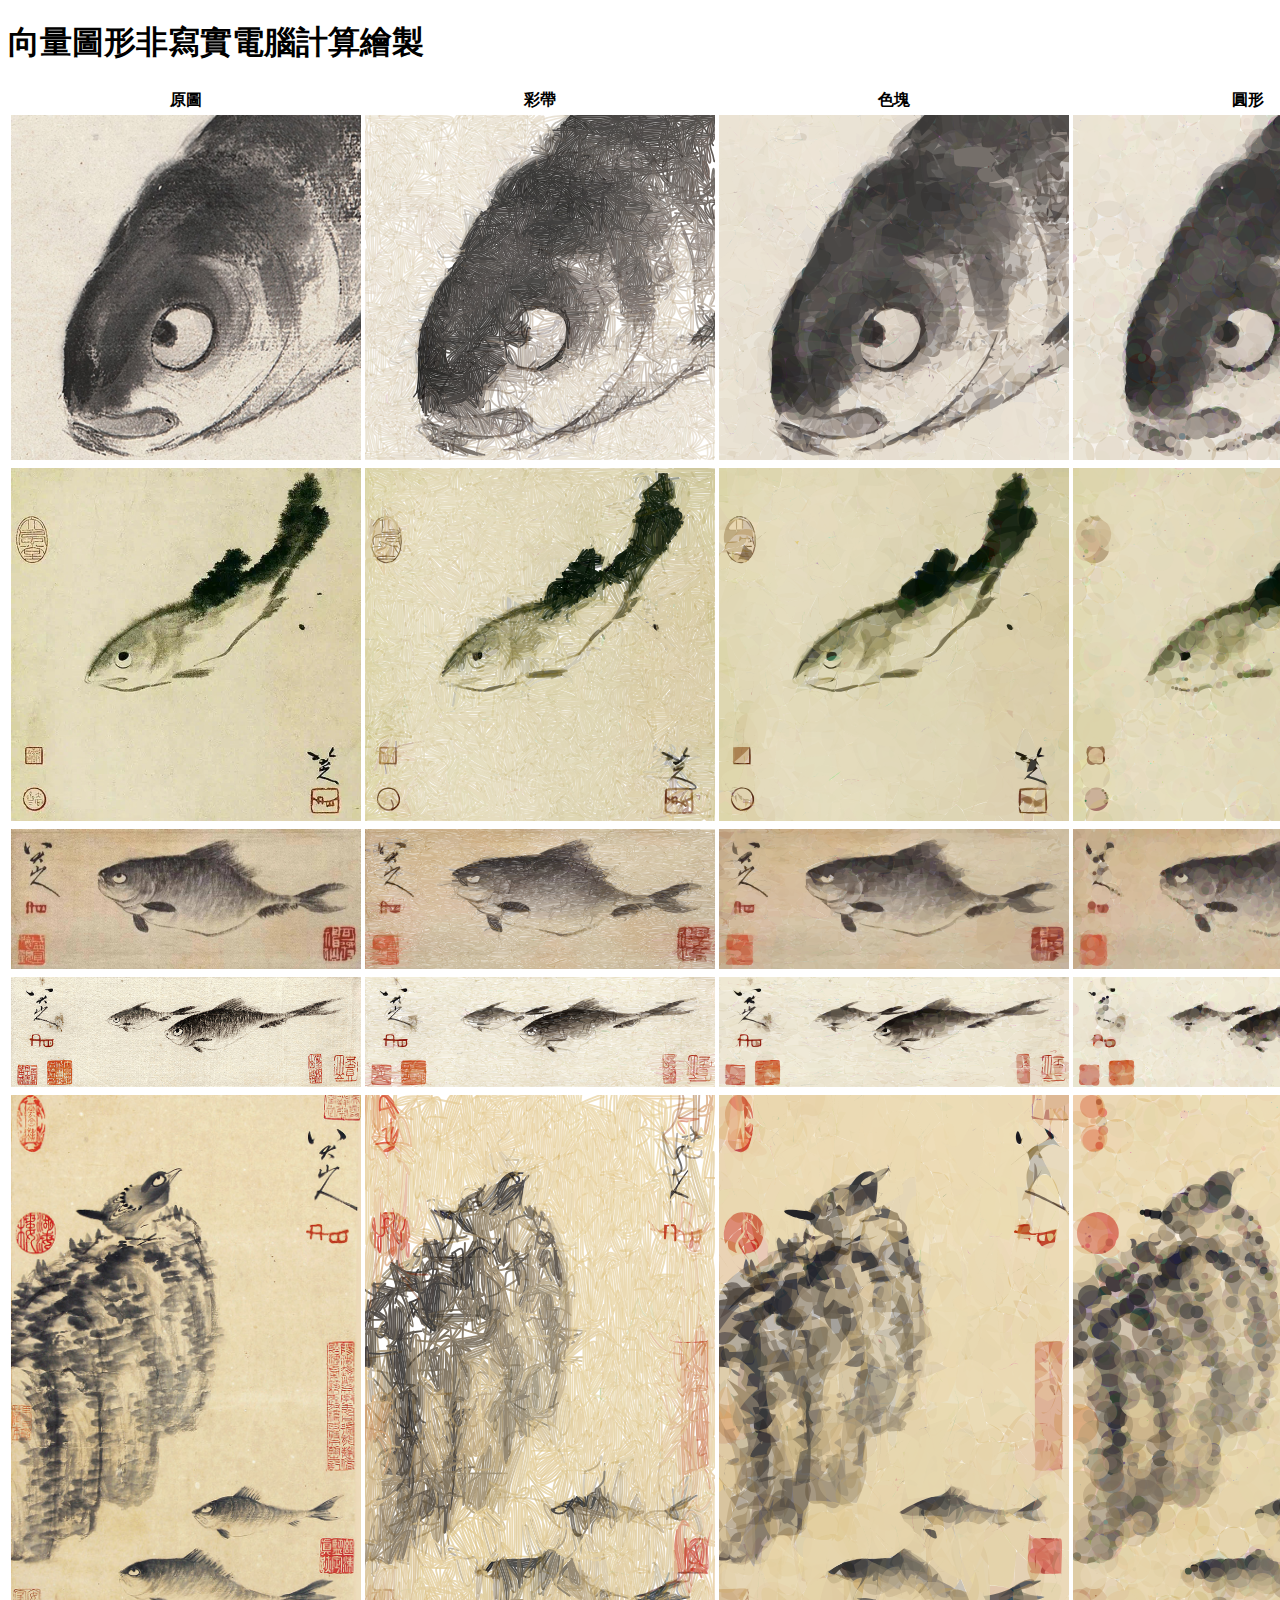
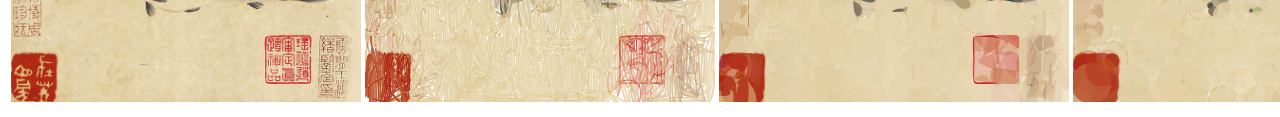
<file: result_eightall.html>
<!DOCTYPE html>
<html>
    <head>
        <title>實驗五、八大山人水墨系列</title>
        <style>
            table, th, td {
              /* border:1px solid black; */
              text-align: center;
            }
            .fuyueall{
                width: 350px;
            }
        </style>
    </head>
    <body>
        <h1>向量圖形非寫實電腦計算繪製</h1>
        <table>
            <tr>
                <th>原圖</th>
                <th>彩帶</th>
                <th>色塊</th>
                <th>圓形</th>
            </tr>
            <tr>
                <td><img src="imgs/painterly/eight/01.jpg" class="fuyueall"></td>
                <td><img src="imgs/painterly/eight/es01.svg" class="fuyueall"></td>
                <td><img src="imgs/painterly/eight/eb01.svg" class="fuyueall"></td>
                <td><img src="imgs/painterly/eight/ec01.svg" class="fuyueall"></td>
            </tr>
            <tr>
                <td><img src="imgs/painterly/eight/02.jpg" class="fuyueall"></td>
                <td><img src="imgs/painterly/eight/es02.svg" class="fuyueall"></td>
                <td><img src="imgs/painterly/eight/eb02.svg" class="fuyueall"></td>
                <td><img src="imgs/painterly/eight/ec02.svg" class="fuyueall"></td>
            </tr>
            <tr>
                <td><img src="imgs/painterly/eight/03.jpg" class="fuyueall"></td>
                <td><img src="imgs/painterly/eight/es03.svg" class="fuyueall"></td>
                <td><img src="imgs/painterly/eight/eb03.svg" class="fuyueall"></td>
                <td><img src="imgs/painterly/eight/ec03.svg" class="fuyueall"></td>
            </tr>
            <tr>
                <td><img src="imgs/painterly/eight/04.jpg" class="fuyueall"></td>
                <td><img src="imgs/painterly/eight/es04.svg" class="fuyueall"></td>
                <td><img src="imgs/painterly/eight/eb04.svg" class="fuyueall"></td>
                <td><img src="imgs/painterly/eight/ec04.svg" class="fuyueall"></td>
            </tr>
            <tr>
                <td><img src="imgs/painterly/eight/05.jpg" class="fuyueall"></td>
                <td><img src="imgs/painterly/eight/es05.svg" class="fuyueall"></td>
                <td><img src="imgs/painterly/eight/eb05.svg" class="fuyueall"></td>
                <td><img src="imgs/painterly/eight/ec05.svg" class="fuyueall"></td>
            </tr>
        </table>
    </body>
</html>
</file>
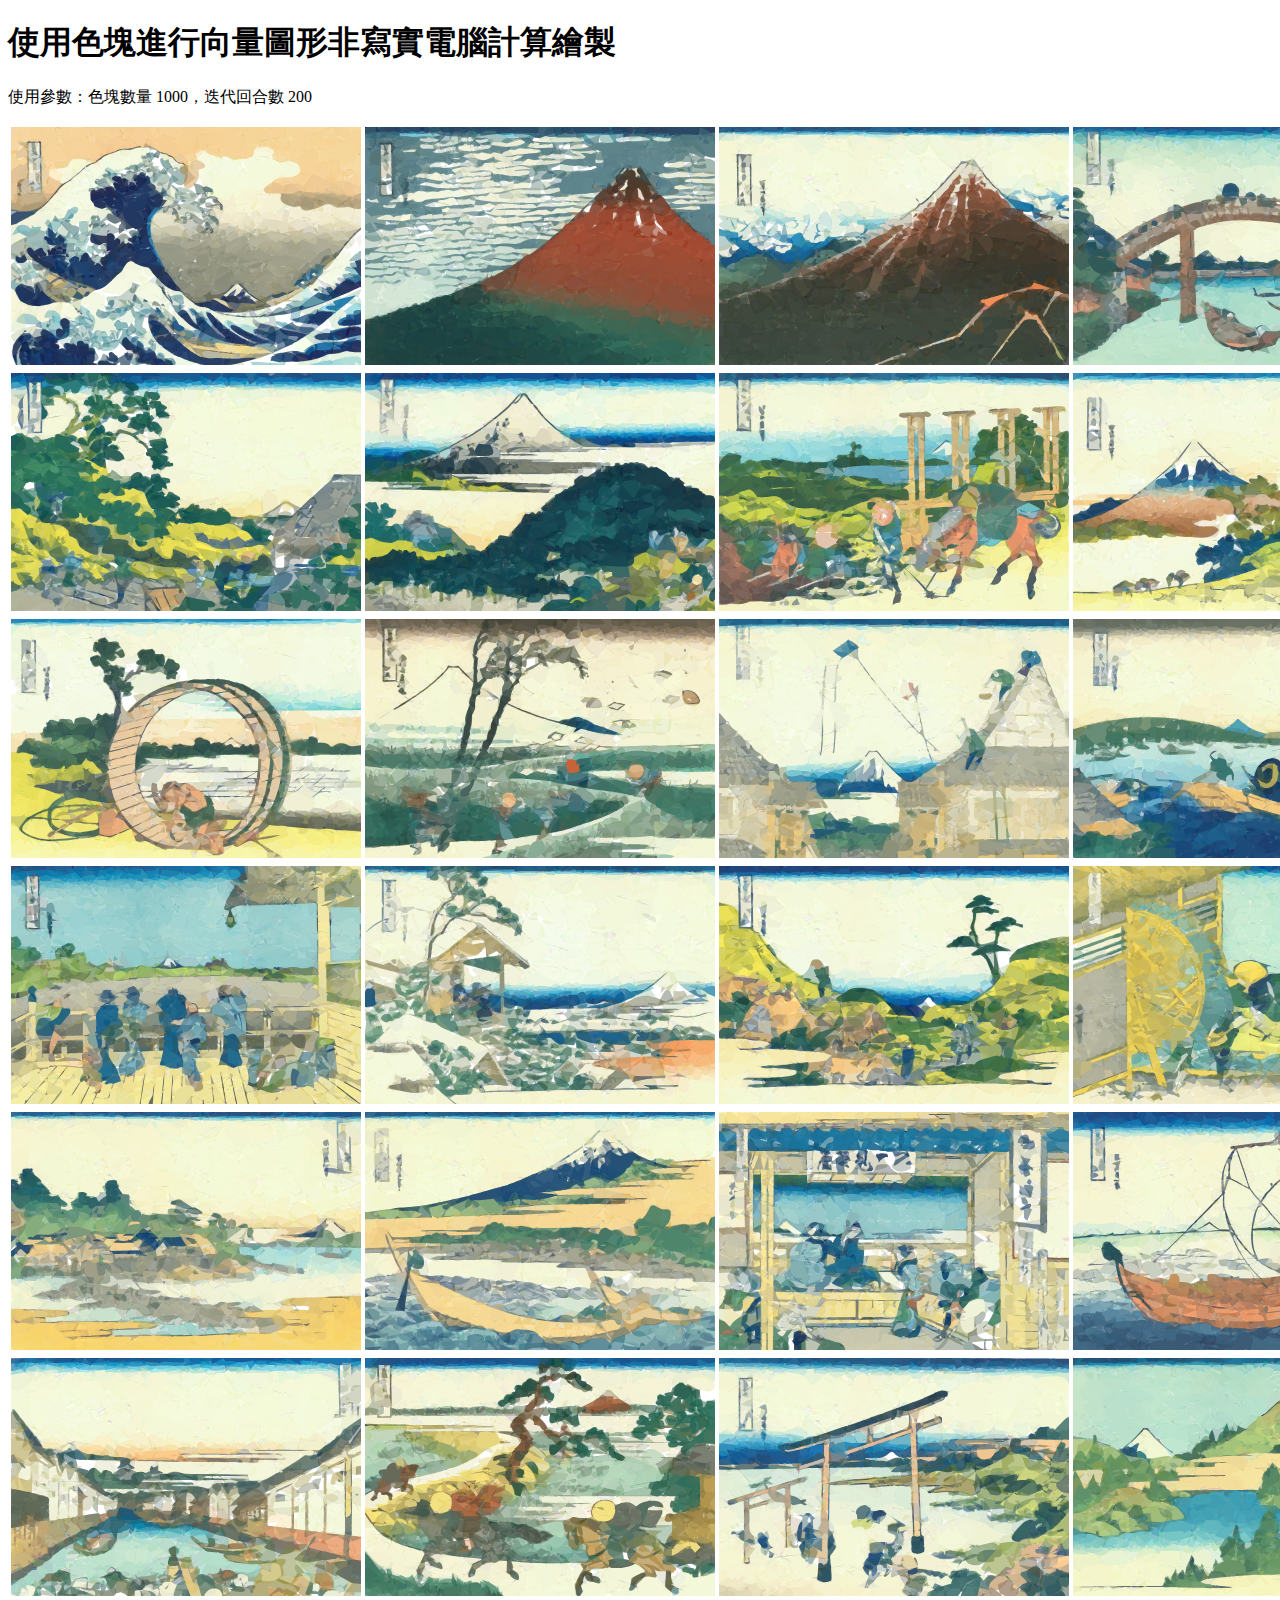
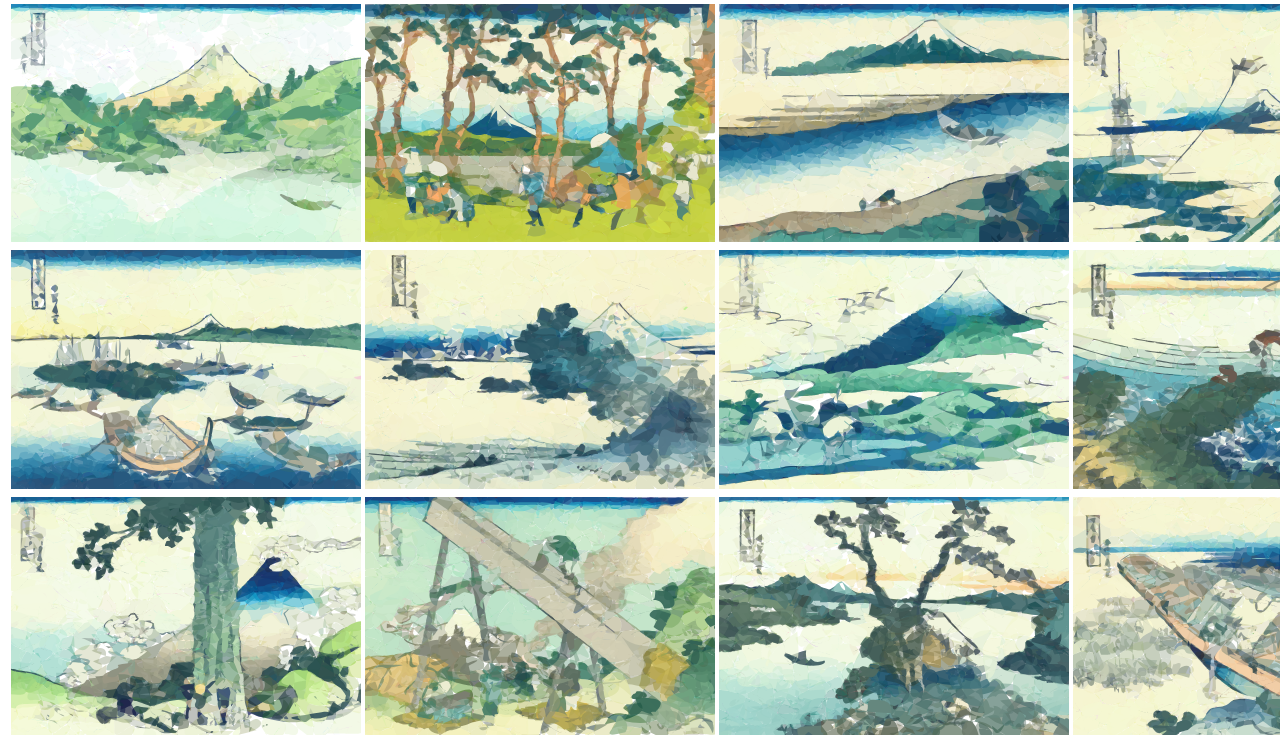
<file: result_fuyueblob.html>
<!DOCTYPE html>
<html>
    <head>
        <title>實驗四、富嶽三十六景系列</title>
        <style>
            table, th, td {
              /* border:1px solid black; */
              text-align: center;
            }
            .fuyueall{
                width: 350px;
            }
        </style>
    </head>
    <body>
        <h1>使用色塊進行向量圖形非寫實電腦計算繪製</h1>
        <p>使用參數：色塊數量 1000，迭代回合數 200</p>
        <table>
            <tr>
                <td><img src="imgs/painterly/origin/blob_all/b01.svg" class="fuyueall"></td>
                <td><img src="imgs/painterly/origin/blob_all/b02.svg" class="fuyueall"></td>
                <td><img src="imgs/painterly/origin/blob_all/b03.svg" class="fuyueall"></td>
                <td><img src="imgs/painterly/origin/blob_all/b04.svg" class="fuyueall"></td>
            </tr>
            <tr>
                <td><img src="imgs/painterly/origin/blob_all/b05.svg" class="fuyueall"></td>
                <td><img src="imgs/painterly/origin/blob_all/b06.svg" class="fuyueall"></td>
                <td><img src="imgs/painterly/origin/blob_all/b07.svg" class="fuyueall"></td>
                <td><img src="imgs/painterly/origin/blob_all/b08.svg" class="fuyueall"></td>
            </tr>
            <tr>
                <td><img src="imgs/painterly/origin/blob_all/b09.svg" class="fuyueall"></td>
                <td><img src="imgs/painterly/origin/blob_all/b10.svg" class="fuyueall"></td>
                <td><img src="imgs/painterly/origin/blob_all/b11.svg" class="fuyueall"></td>
                <td><img src="imgs/painterly/origin/blob_all/b12.svg" class="fuyueall"></td>
            </tr>
            <tr>
                <td><img src="imgs/painterly/origin/blob_all/b13.svg" class="fuyueall"></td>
                <td><img src="imgs/painterly/origin/blob_all/b14.svg" class="fuyueall"></td>
                <td><img src="imgs/painterly/origin/blob_all/b15.svg" class="fuyueall"></td>
                <td><img src="imgs/painterly/origin/blob_all/b16.svg" class="fuyueall"></td>
            </tr>
            <tr>
                <td><img src="imgs/painterly/origin/blob_all/b17.svg" class="fuyueall"></td>
                <td><img src="imgs/painterly/origin/blob_all/b18.svg" class="fuyueall"></td>
                <td><img src="imgs/painterly/origin/blob_all/b19.svg" class="fuyueall"></td>
                <td><img src="imgs/painterly/origin/blob_all/b20.svg" class="fuyueall"></td>
            </tr>
            <tr>
                <td><img src="imgs/painterly/origin/blob_all/b21.svg" class="fuyueall"></td>
                <td><img src="imgs/painterly/origin/blob_all/b22.svg" class="fuyueall"></td>
                <td><img src="imgs/painterly/origin/blob_all/b23.svg" class="fuyueall"></td>
                <td><img src="imgs/painterly/origin/blob_all/b24.svg" class="fuyueall"></td>
            </tr>
            <tr>
                <td><img src="imgs/painterly/origin/blob_all/b25.svg" class="fuyueall"></td>
                <td><img src="imgs/painterly/origin/blob_all/b26.svg" class="fuyueall"></td>
                <td><img src="imgs/painterly/origin/blob_all/b27.svg" class="fuyueall"></td>
                <td><img src="imgs/painterly/origin/blob_all/b28.svg" class="fuyueall"></td>
            </tr>
            <tr>
                <td><img src="imgs/painterly/origin/blob_all/b29.svg" class="fuyueall"></td>
                <td><img src="imgs/painterly/origin/blob_all/b30.svg" class="fuyueall"></td>
                <td><img src="imgs/painterly/origin/blob_all/b31.svg" class="fuyueall"></td>
                <td><img src="imgs/painterly/origin/blob_all/b32.svg" class="fuyueall"></td>
            </tr>
            <tr>
                <td><img src="imgs/painterly/origin/blob_all/b33.svg" class="fuyueall"></td>
                <td><img src="imgs/painterly/origin/blob_all/b34.svg" class="fuyueall"></td>
                <td><img src="imgs/painterly/origin/blob_all/b35.svg" class="fuyueall"></td>
                <td><img src="imgs/painterly/origin/blob_all/b36.svg" class="fuyueall"></td>
            </tr>
        </table>
    </body>
</html>
</file>
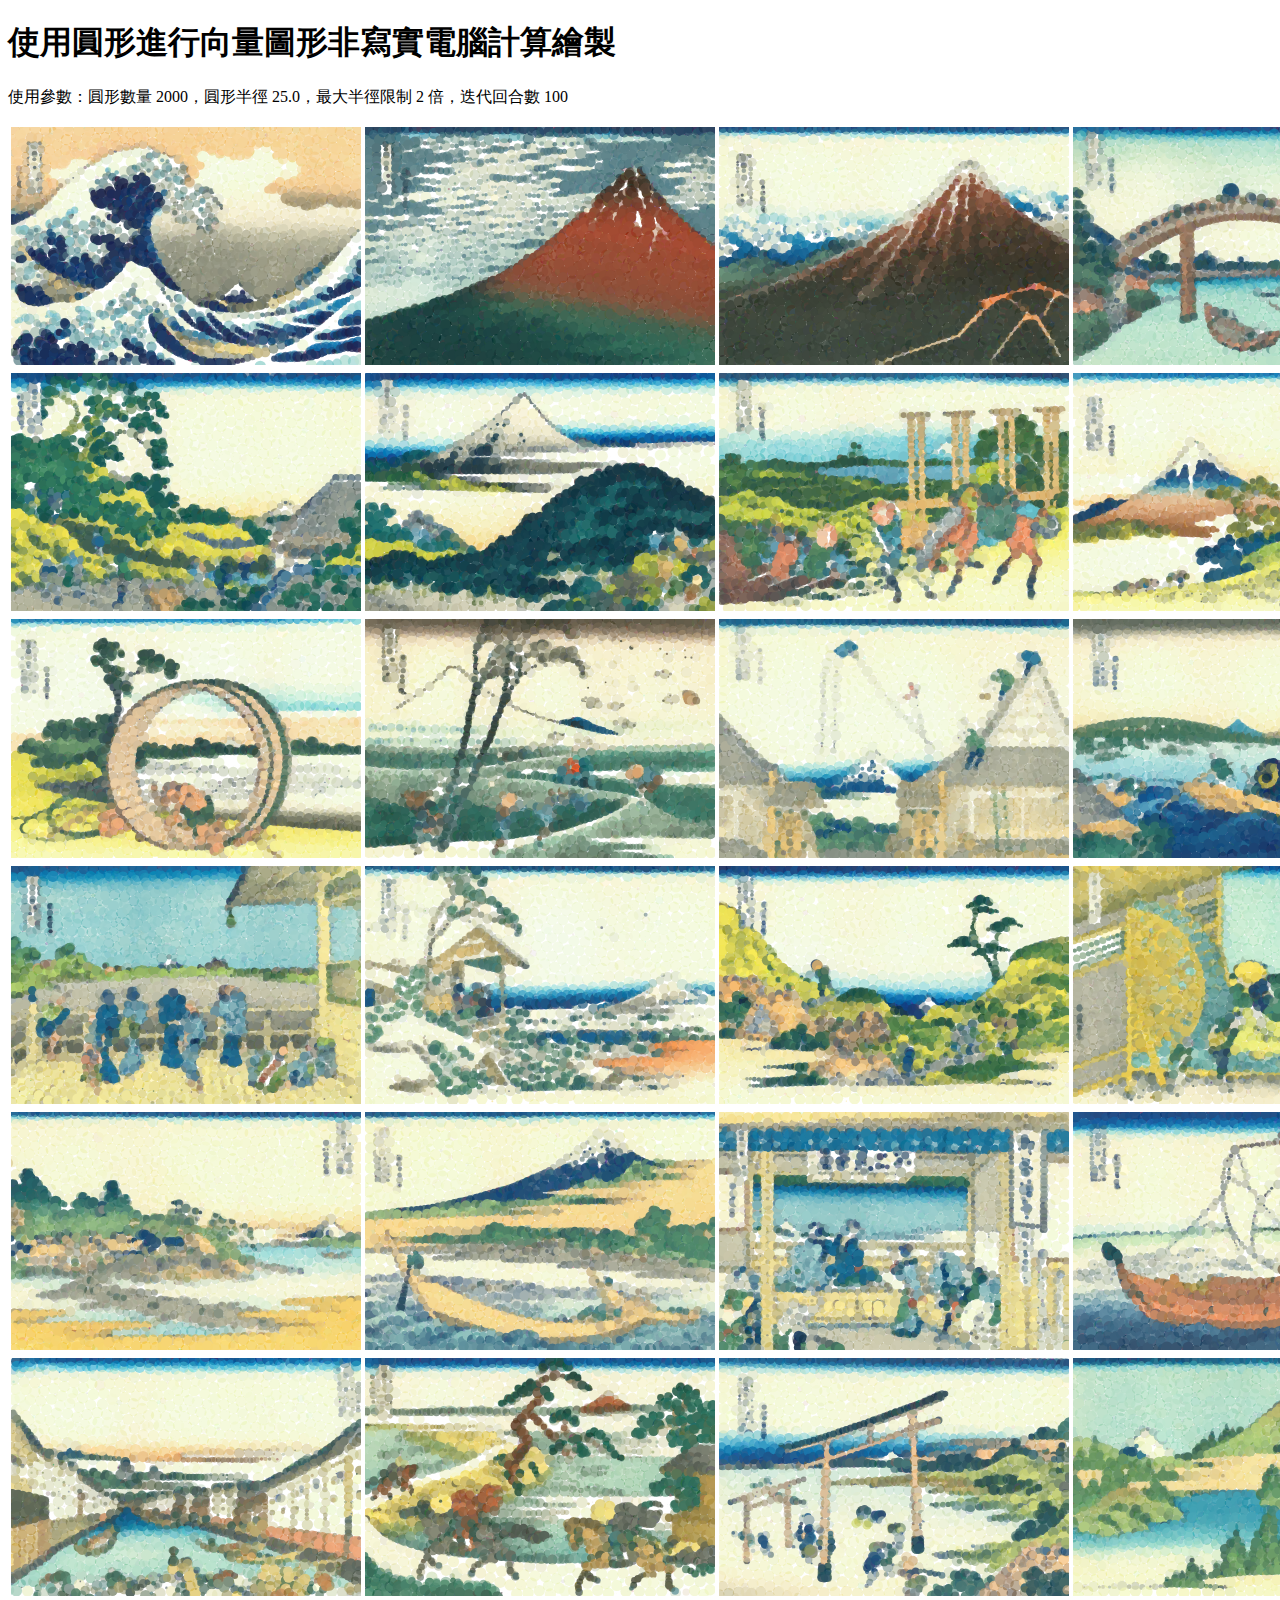
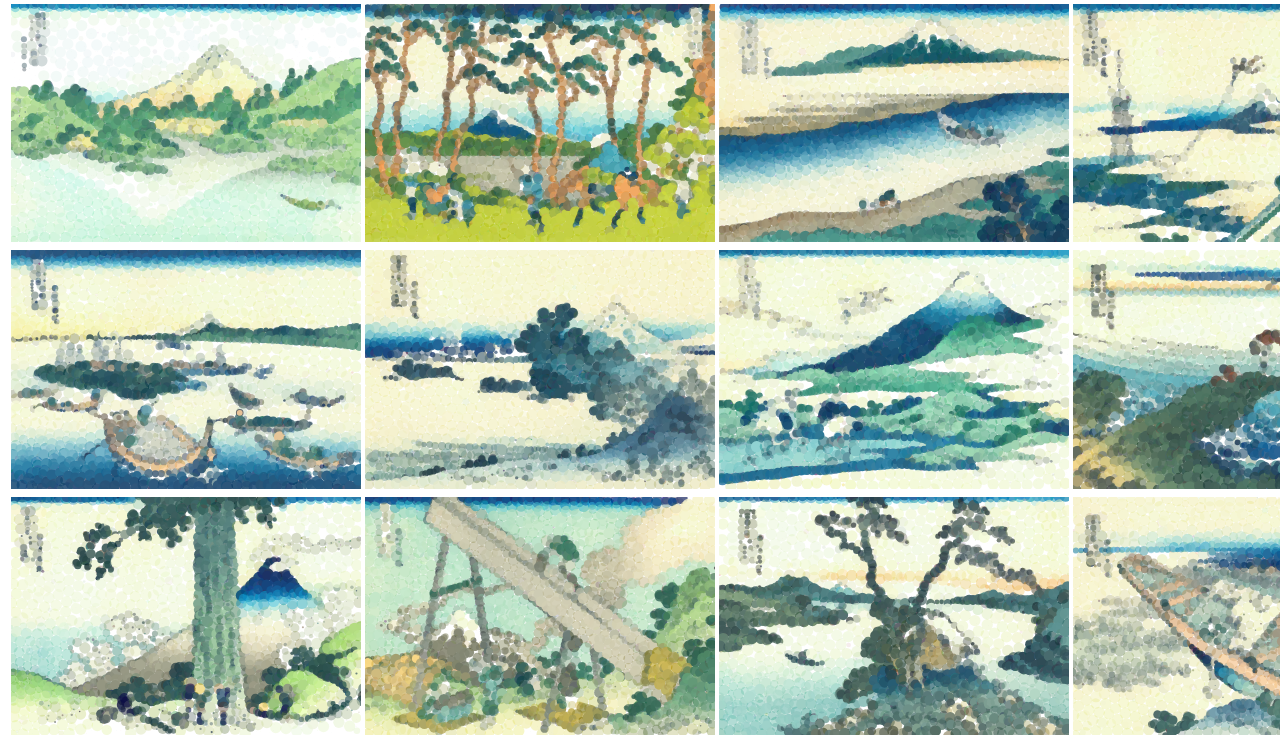
<file: result_fuyuecircle.html>
<!DOCTYPE html>
<html>
    <head>
        <title>實驗四、富嶽三十六景系列</title>
        <style>
            table, th, td {
              /* border:1px solid black; */
              text-align: center;
            }
            .fuyueall{
                width: 350px;
            }
        </style>
    </head>
    <body>
        <h1>使用圓形進行向量圖形非寫實電腦計算繪製</h1>
        <p>使用參數：圓形數量 2000，圓形半徑 25.0，最大半徑限制 2 倍，迭代回合數 100</p>
        <table>
            <tr>
                <td><img src="imgs/painterly/origin/circle_all/c01.svg" class="fuyueall"></td>
                <td><img src="imgs/painterly/origin/circle_all/c02.svg" class="fuyueall"></td>
                <td><img src="imgs/painterly/origin/circle_all/c03.svg" class="fuyueall"></td>
                <td><img src="imgs/painterly/origin/circle_all/c04.svg" class="fuyueall"></td>
            </tr>
            <tr>
                <td><img src="imgs/painterly/origin/circle_all/c05.svg" class="fuyueall"></td>
                <td><img src="imgs/painterly/origin/circle_all/c06.svg" class="fuyueall"></td>
                <td><img src="imgs/painterly/origin/circle_all/c07.svg" class="fuyueall"></td>
                <td><img src="imgs/painterly/origin/circle_all/c08.svg" class="fuyueall"></td>
            </tr>
            <tr>
                <td><img src="imgs/painterly/origin/circle_all/c09.svg" class="fuyueall"></td>
                <td><img src="imgs/painterly/origin/circle_all/c10.svg" class="fuyueall"></td>
                <td><img src="imgs/painterly/origin/circle_all/c11.svg" class="fuyueall"></td>
                <td><img src="imgs/painterly/origin/circle_all/c12.svg" class="fuyueall"></td>
            </tr>
            <tr>
                <td><img src="imgs/painterly/origin/circle_all/c13.svg" class="fuyueall"></td>
                <td><img src="imgs/painterly/origin/circle_all/c14.svg" class="fuyueall"></td>
                <td><img src="imgs/painterly/origin/circle_all/c15.svg" class="fuyueall"></td>
                <td><img src="imgs/painterly/origin/circle_all/c16.svg" class="fuyueall"></td>
            </tr>
            <tr>
                <td><img src="imgs/painterly/origin/circle_all/c17.svg" class="fuyueall"></td>
                <td><img src="imgs/painterly/origin/circle_all/c18.svg" class="fuyueall"></td>
                <td><img src="imgs/painterly/origin/circle_all/c19.svg" class="fuyueall"></td>
                <td><img src="imgs/painterly/origin/circle_all/c20.svg" class="fuyueall"></td>
            </tr>
            <tr>
                <td><img src="imgs/painterly/origin/circle_all/c21.svg" class="fuyueall"></td>
                <td><img src="imgs/painterly/origin/circle_all/c22.svg" class="fuyueall"></td>
                <td><img src="imgs/painterly/origin/circle_all/c23.svg" class="fuyueall"></td>
                <td><img src="imgs/painterly/origin/circle_all/c24.svg" class="fuyueall"></td>
            </tr>
            <tr>
                <td><img src="imgs/painterly/origin/circle_all/c25.svg" class="fuyueall"></td>
                <td><img src="imgs/painterly/origin/circle_all/c26.svg" class="fuyueall"></td>
                <td><img src="imgs/painterly/origin/circle_all/c27.svg" class="fuyueall"></td>
                <td><img src="imgs/painterly/origin/circle_all/c28.svg" class="fuyueall"></td>
            </tr>
            <tr>
                <td><img src="imgs/painterly/origin/circle_all/c29.svg" class="fuyueall"></td>
                <td><img src="imgs/painterly/origin/circle_all/c30.svg" class="fuyueall"></td>
                <td><img src="imgs/painterly/origin/circle_all/c31.svg" class="fuyueall"></td>
                <td><img src="imgs/painterly/origin/circle_all/c32.svg" class="fuyueall"></td>
            </tr>
            <tr>
                <td><img src="imgs/painterly/origin/circle_all/c33.svg" class="fuyueall"></td>
                <td><img src="imgs/painterly/origin/circle_all/c34.svg" class="fuyueall"></td>
                <td><img src="imgs/painterly/origin/circle_all/c35.svg" class="fuyueall"></td>
                <td><img src="imgs/painterly/origin/circle_all/c36.svg" class="fuyueall"></td>
            </tr>
        </table>
    </body>
</html>
</file>
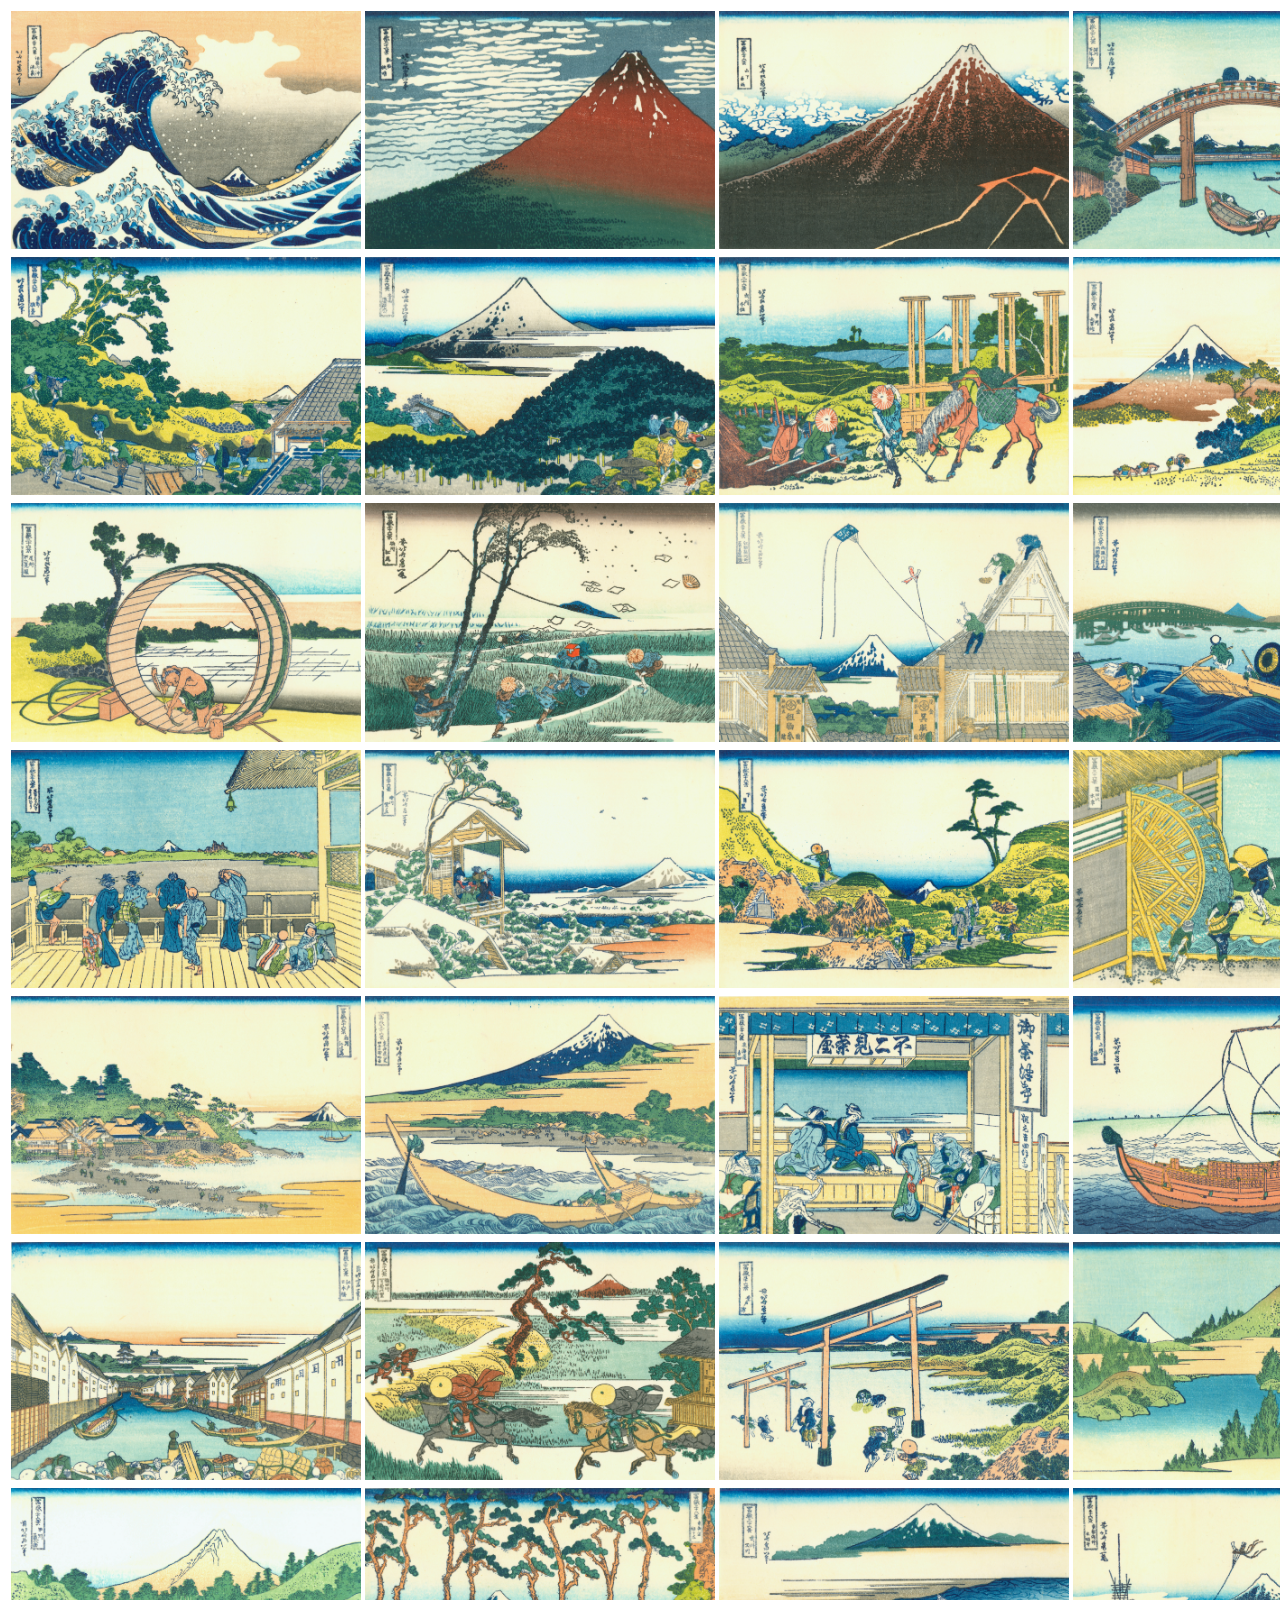
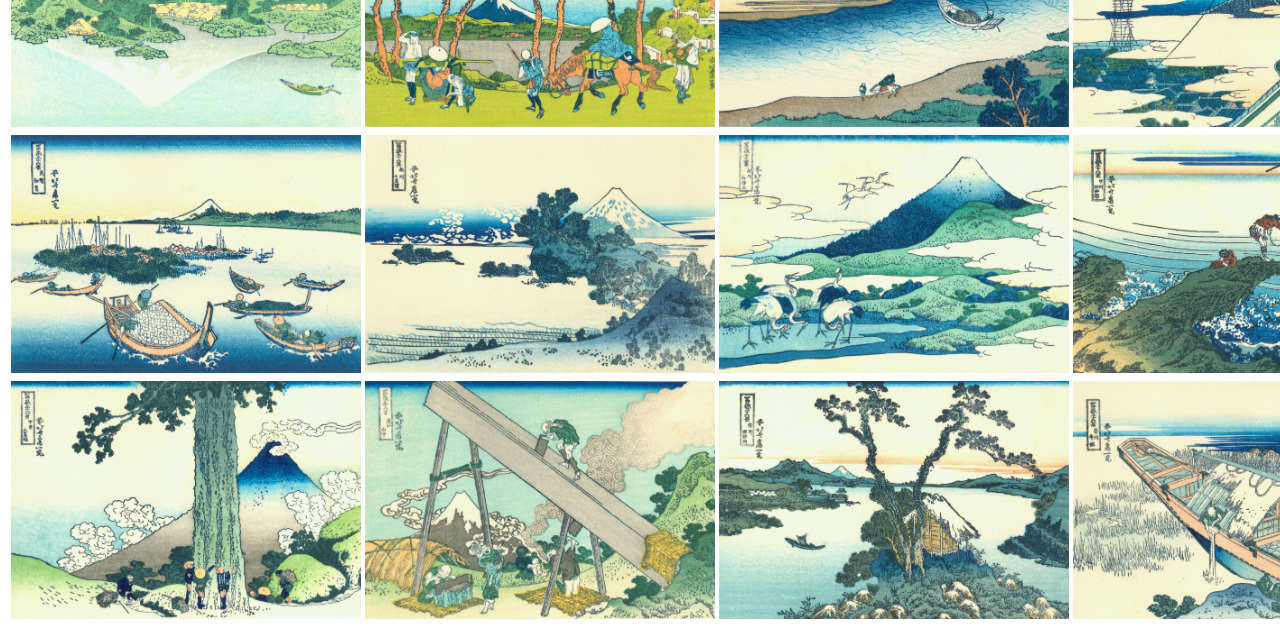
<file: result_fuyueorigin.html>
<!DOCTYPE html>
<html>
    <head>
        <title>實驗四、富嶽三十六景系列</title>
        <style>
            table, th, td {
              /* border:1px solid black; */
              text-align: center;
            }
            .fuyueall{
                width: 350px;
            }
        </style>
    </head>
    <body>
        <table>
            <tr>
                <td><img src="imgs/fuyue36/original/01.jpg" class="fuyueall"></td>
                <td><img src="imgs/fuyue36/original/02.jpg" class="fuyueall"></td>
                <td><img src="imgs/fuyue36/original/03.jpg" class="fuyueall"></td>
                <td><img src="imgs/fuyue36/original/04.jpg" class="fuyueall"></td>
            </tr>
            <tr>
                <td><img src="imgs/fuyue36/original/05.jpg" class="fuyueall"></td>
                <td><img src="imgs/fuyue36/original/06.jpg" class="fuyueall"></td>
                <td><img src="imgs/fuyue36/original/07.jpg" class="fuyueall"></td>
                <td><img src="imgs/fuyue36/original/08.jpg" class="fuyueall"></td>
            </tr>
            <tr>
                <td><img src="imgs/fuyue36/original/09.jpg" class="fuyueall"></td>
                <td><img src="imgs/fuyue36/original/10.jpg" class="fuyueall"></td>
                <td><img src="imgs/fuyue36/original/11.jpg" class="fuyueall"></td>
                <td><img src="imgs/fuyue36/original/12.jpg" class="fuyueall"></td>
            </tr>
            <tr>
                <td><img src="imgs/fuyue36/original/13.jpg" class="fuyueall"></td>
                <td><img src="imgs/fuyue36/original/14.jpg" class="fuyueall"></td>
                <td><img src="imgs/fuyue36/original/15.jpg" class="fuyueall"></td>
                <td><img src="imgs/fuyue36/original/16.jpg" class="fuyueall"></td>
            </tr>
            <tr>
                <td><img src="imgs/fuyue36/original/17.jpg" class="fuyueall"></td>
                <td><img src="imgs/fuyue36/original/18.jpg" class="fuyueall"></td>
                <td><img src="imgs/fuyue36/original/19.jpg" class="fuyueall"></td>
                <td><img src="imgs/fuyue36/original/20.jpg" class="fuyueall"></td>
            </tr>
            <tr>
                <td><img src="imgs/fuyue36/original/21.jpg" class="fuyueall"></td>
                <td><img src="imgs/fuyue36/original/22.jpg" class="fuyueall"></td>
                <td><img src="imgs/fuyue36/original/23.jpg" class="fuyueall"></td>
                <td><img src="imgs/fuyue36/original/24.jpg" class="fuyueall"></td>
            </tr>
            <tr>
                <td><img src="imgs/fuyue36/original/25.jpg" class="fuyueall"></td>
                <td><img src="imgs/fuyue36/original/26.jpg" class="fuyueall"></td>
                <td><img src="imgs/fuyue36/original/27.jpg" class="fuyueall"></td>
                <td><img src="imgs/fuyue36/original/28.jpg" class="fuyueall"></td>
            </tr>
            <tr>
                <td><img src="imgs/fuyue36/original/29.jpg" class="fuyueall"></td>
                <td><img src="imgs/fuyue36/original/30.jpg" class="fuyueall"></td>
                <td><img src="imgs/fuyue36/original/31.jpg" class="fuyueall"></td>
                <td><img src="imgs/fuyue36/original/32.jpg" class="fuyueall"></td>
            </tr>
            <tr>
                <td><img src="imgs/fuyue36/original/33.jpg" class="fuyueall"></td>
                <td><img src="imgs/fuyue36/original/34.jpg" class="fuyueall"></td>
                <td><img src="imgs/fuyue36/original/35.jpg" class="fuyueall"></td>
                <td><img src="imgs/fuyue36/original/36.jpg" class="fuyueall"></td>
            </tr>
        </table>
    </body>
</html>
</file>
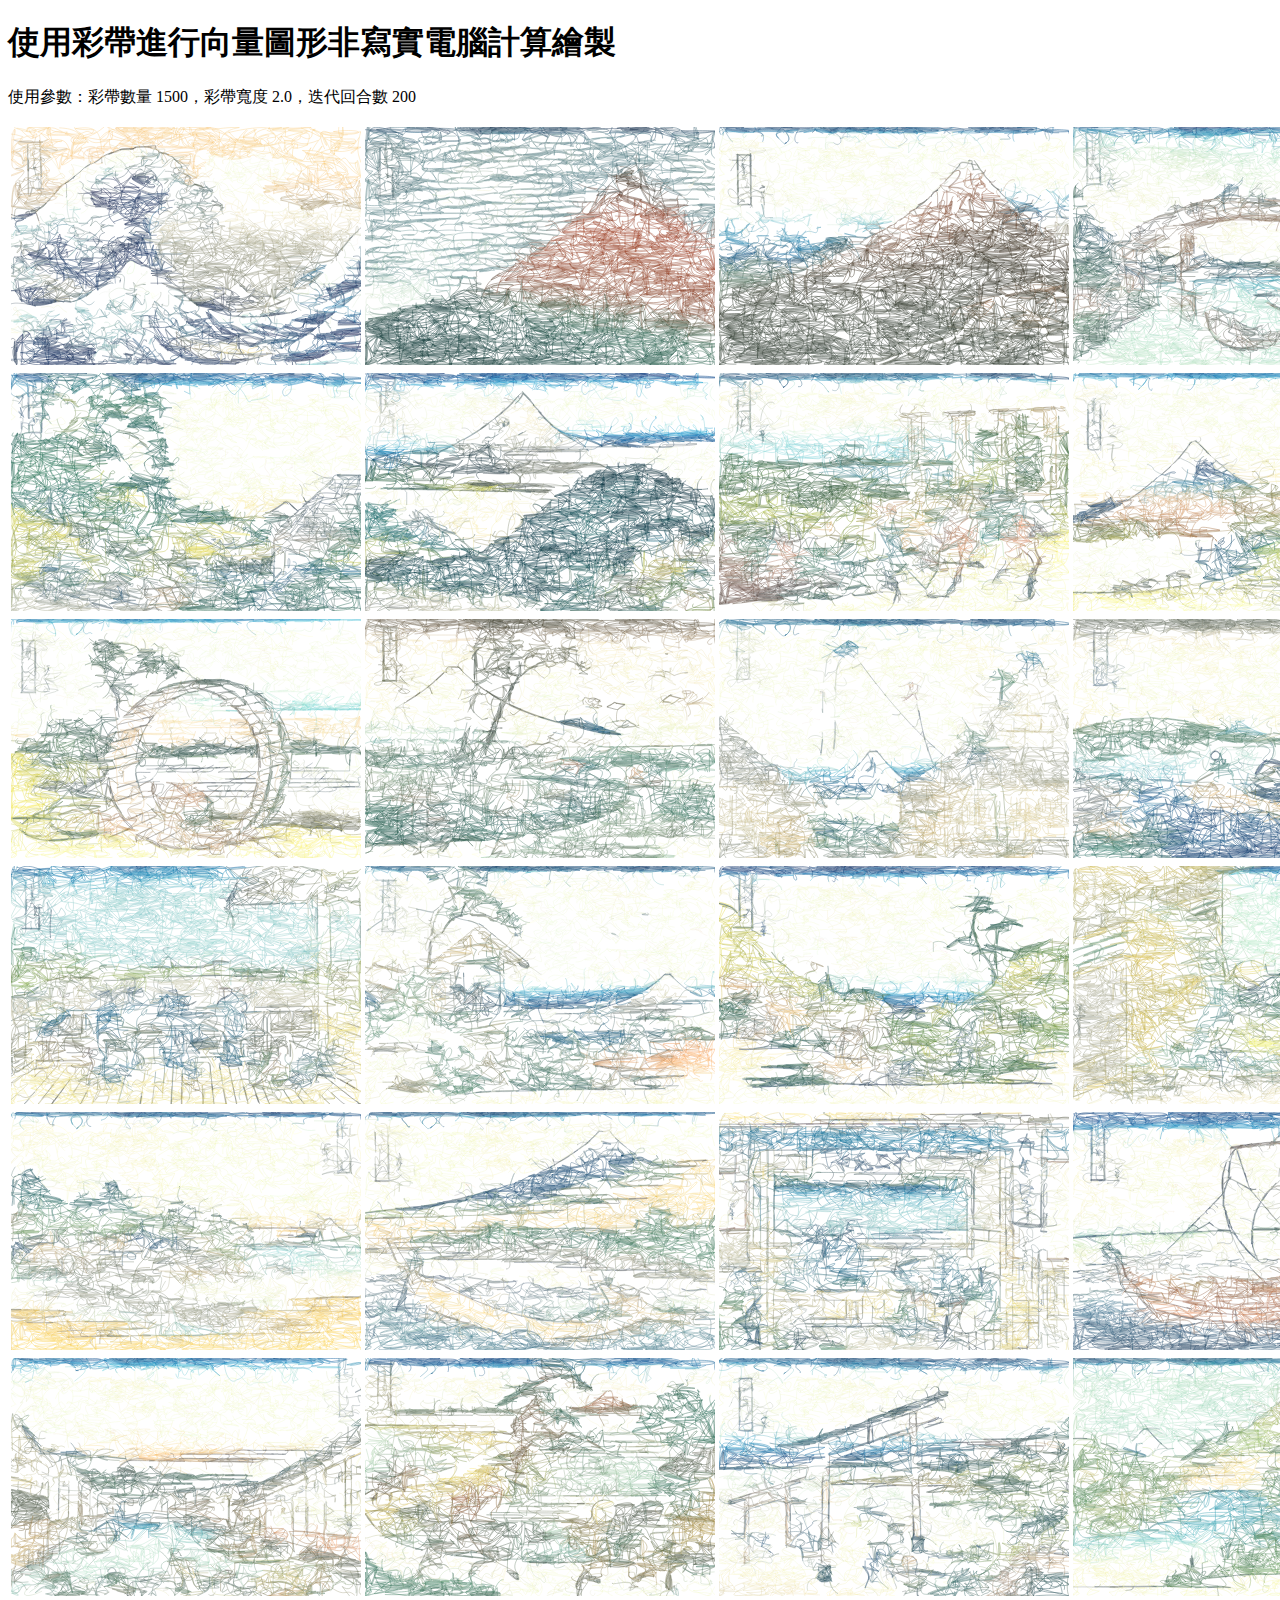
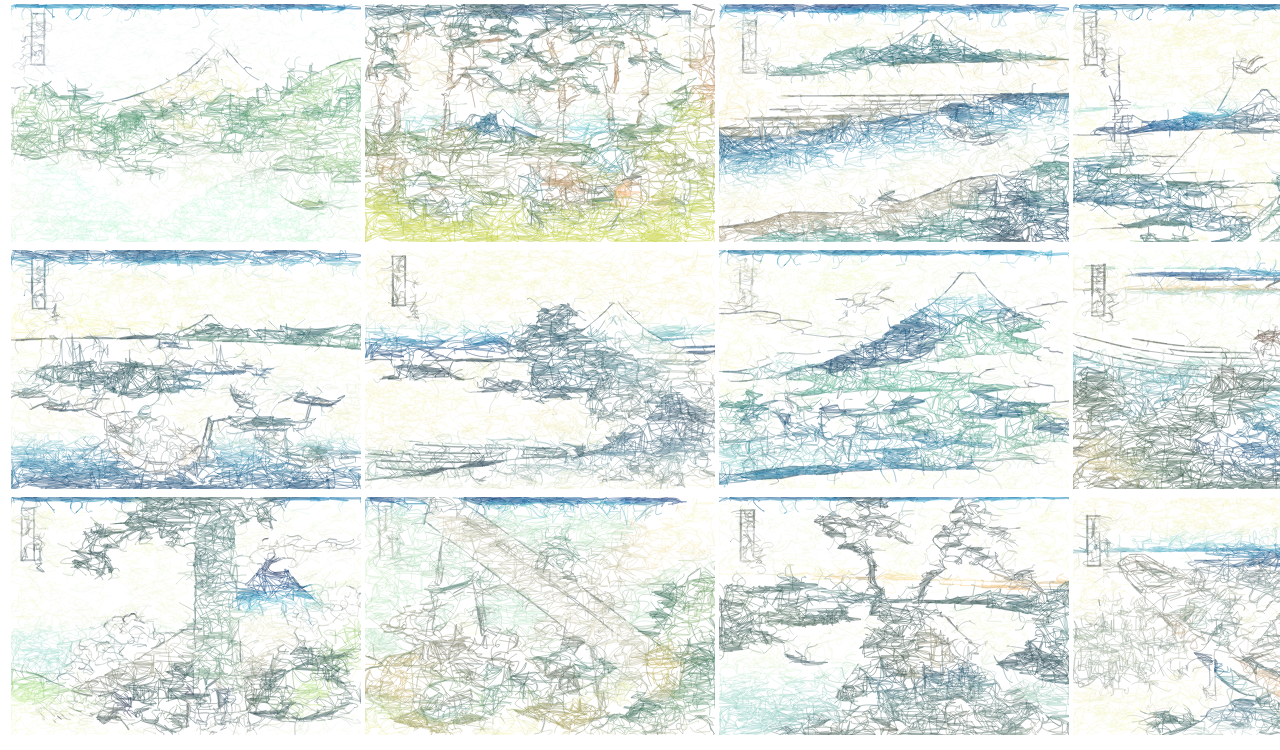
<file: result_fuyuestrip.html>
<!DOCTYPE html>
<html>
    <head>
        <title>實驗四、富嶽三十六景系列</title>
        <style>
            table, th, td {
              /* border:1px solid black; */
              text-align: center;
            }
            .fuyueall{
                width: 350px;
            }
        </style>
    </head>
    <body>
        <h1>使用彩帶進行向量圖形非寫實電腦計算繪製</h1>
        <p>使用參數：彩帶數量 1500，彩帶寬度 2.0，迭代回合數 200</p>
        <table>
            <tr>
                <td><img src="imgs/painterly/origin/strip_all/s01.svg" class="fuyueall"></td>
                <td><img src="imgs/painterly/origin/strip_all/s02.svg" class="fuyueall"></td>
                <td><img src="imgs/painterly/origin/strip_all/s03.svg" class="fuyueall"></td>
                <td><img src="imgs/painterly/origin/strip_all/s04.svg" class="fuyueall"></td>
            </tr>
            <tr>
                <td><img src="imgs/painterly/origin/strip_all/s05.svg" class="fuyueall"></td>
                <td><img src="imgs/painterly/origin/strip_all/s06.svg" class="fuyueall"></td>
                <td><img src="imgs/painterly/origin/strip_all/s07.svg" class="fuyueall"></td>
                <td><img src="imgs/painterly/origin/strip_all/s08.svg" class="fuyueall"></td>
            </tr>
            <tr>
                <td><img src="imgs/painterly/origin/strip_all/s09.svg" class="fuyueall"></td>
                <td><img src="imgs/painterly/origin/strip_all/s10.svg" class="fuyueall"></td>
                <td><img src="imgs/painterly/origin/strip_all/s11.svg" class="fuyueall"></td>
                <td><img src="imgs/painterly/origin/strip_all/s12.svg" class="fuyueall"></td>
            </tr>
            <tr>
                <td><img src="imgs/painterly/origin/strip_all/s13.svg" class="fuyueall"></td>
                <td><img src="imgs/painterly/origin/strip_all/s14.svg" class="fuyueall"></td>
                <td><img src="imgs/painterly/origin/strip_all/s15.svg" class="fuyueall"></td>
                <td><img src="imgs/painterly/origin/strip_all/s16.svg" class="fuyueall"></td>
            </tr>
            <tr>
                <td><img src="imgs/painterly/origin/strip_all/s17.svg" class="fuyueall"></td>
                <td><img src="imgs/painterly/origin/strip_all/s18.svg" class="fuyueall"></td>
                <td><img src="imgs/painterly/origin/strip_all/s19.svg" class="fuyueall"></td>
                <td><img src="imgs/painterly/origin/strip_all/s20.svg" class="fuyueall"></td>
            </tr>
            <tr>
                <td><img src="imgs/painterly/origin/strip_all/s21.svg" class="fuyueall"></td>
                <td><img src="imgs/painterly/origin/strip_all/s22.svg" class="fuyueall"></td>
                <td><img src="imgs/painterly/origin/strip_all/s23.svg" class="fuyueall"></td>
                <td><img src="imgs/painterly/origin/strip_all/s24.svg" class="fuyueall"></td>
            </tr>
            <tr>
                <td><img src="imgs/painterly/origin/strip_all/s25.svg" class="fuyueall"></td>
                <td><img src="imgs/painterly/origin/strip_all/s26.svg" class="fuyueall"></td>
                <td><img src="imgs/painterly/origin/strip_all/s27.svg" class="fuyueall"></td>
                <td><img src="imgs/painterly/origin/strip_all/s28.svg" class="fuyueall"></td>
            </tr>
            <tr>
                <td><img src="imgs/painterly/origin/strip_all/s29.svg" class="fuyueall"></td>
                <td><img src="imgs/painterly/origin/strip_all/s30.svg" class="fuyueall"></td>
                <td><img src="imgs/painterly/origin/strip_all/s31.svg" class="fuyueall"></td>
                <td><img src="imgs/painterly/origin/strip_all/s32.svg" class="fuyueall"></td>
            </tr>
            <tr>
                <td><img src="imgs/painterly/origin/strip_all/s33.svg" class="fuyueall"></td>
                <td><img src="imgs/painterly/origin/strip_all/s34.svg" class="fuyueall"></td>
                <td><img src="imgs/painterly/origin/strip_all/s35.svg" class="fuyueall"></td>
                <td><img src="imgs/painterly/origin/strip_all/s36.svg" class="fuyueall"></td>
            </tr>
        </table>
    </body>
</html>
</file>
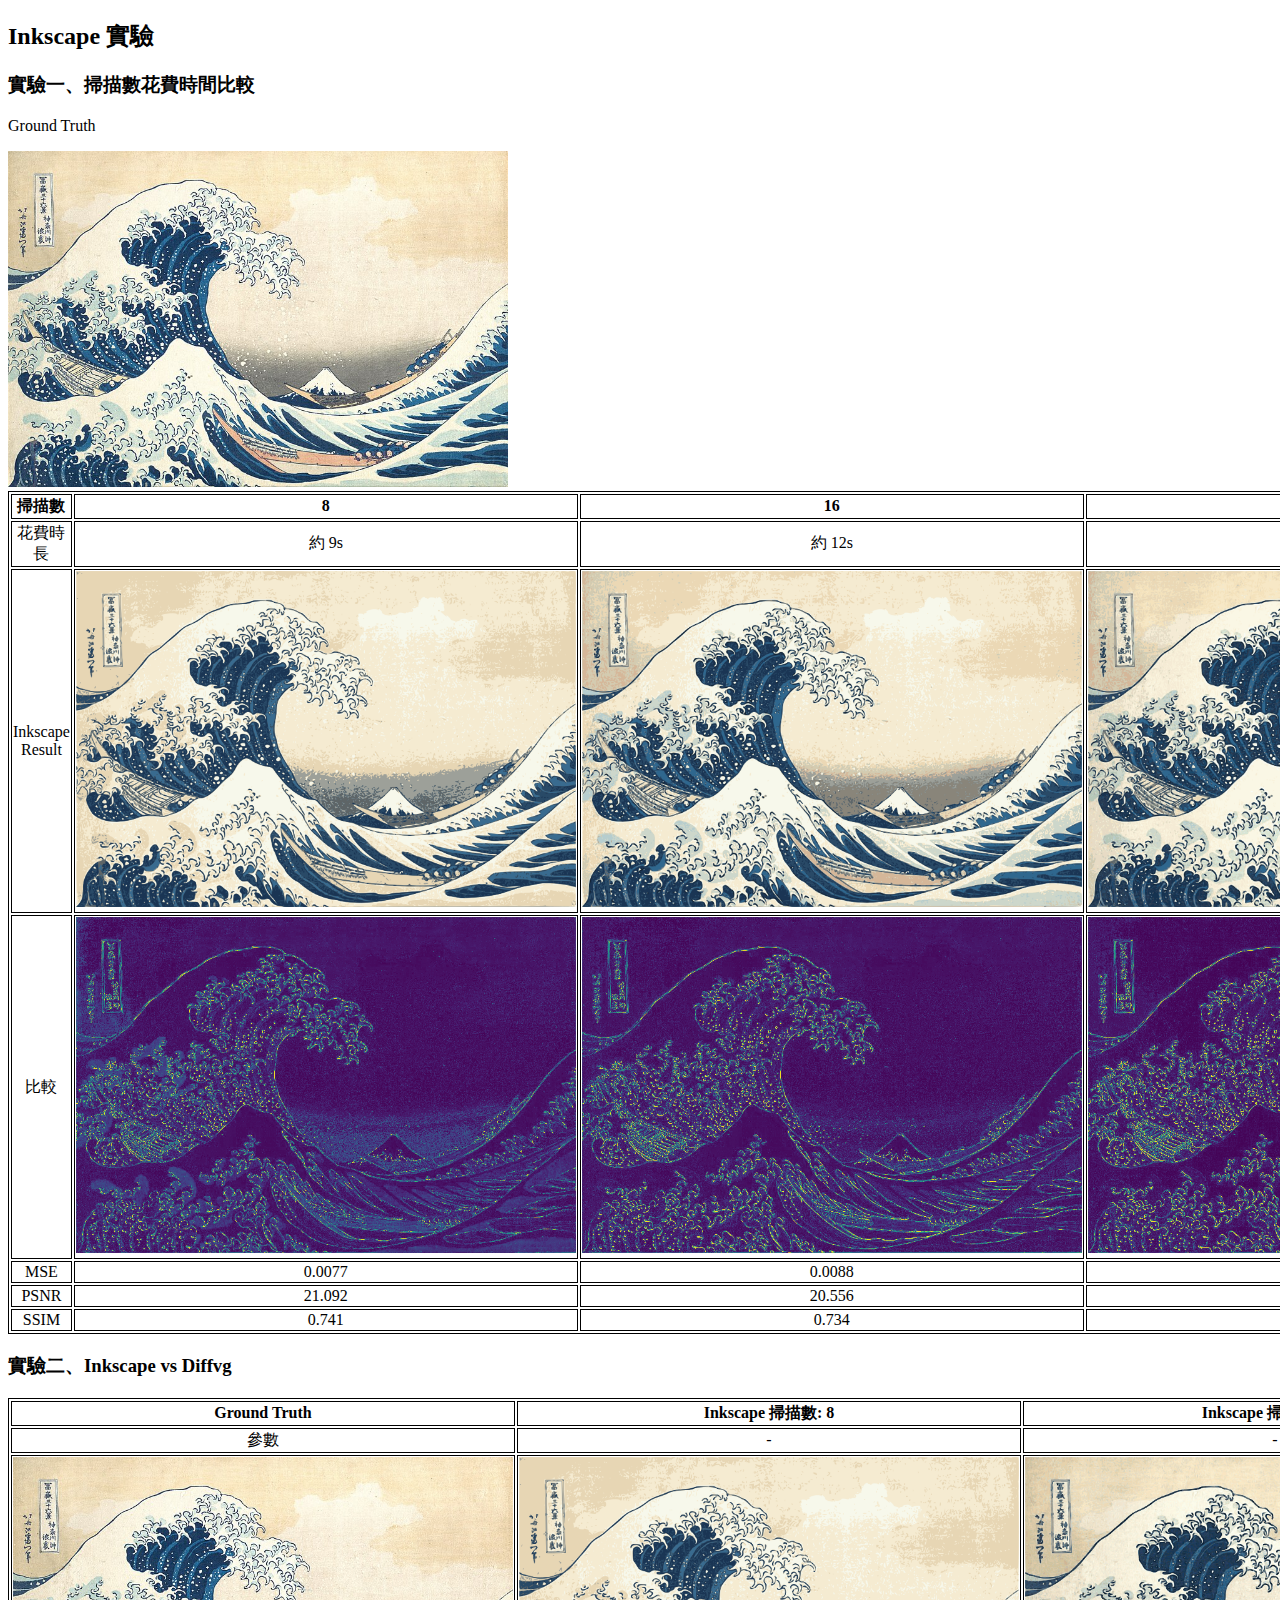
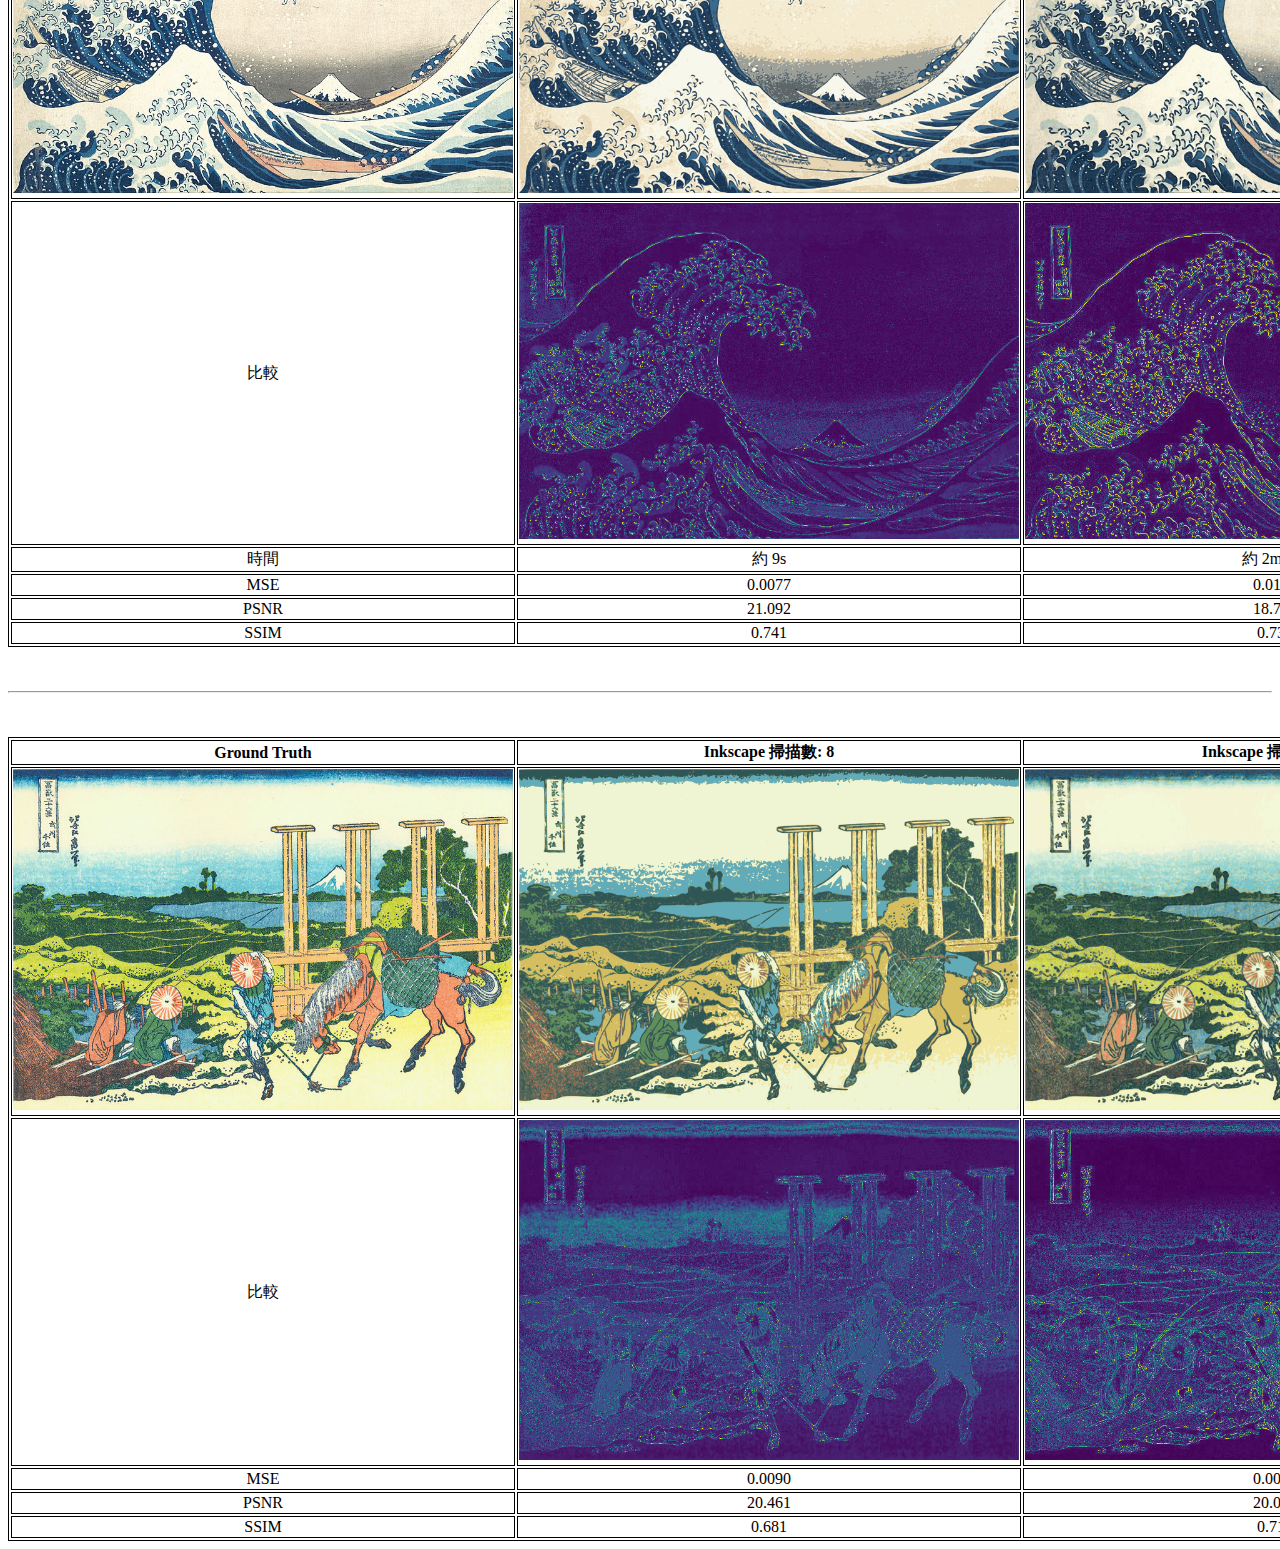
<file: result_inkscape.html>
<!DOCTYPE html>
<html>
    <head>
        <title>實驗一、Inkscape 實驗</title>
        <style>
            table, th, td {
              border:1px solid black;
              text-align: center;
            }
            .fuyue800{
                width: 500px;
            }
        </style>
    </head>
    <body>
        <div>
            <h2>Inkscape 實驗</h2>
            <h3>實驗一、掃描數花費時間比較</h3>
            <p>Ground Truth</p>
            <img src="imgs/fuyue36/01Tsunami.jpeg" width="500">
            <table>
                <tr>
                    <th>掃描數</th>
                    <th>8</th>
                    <th>16</th>
                    <th>32</th>
                    <th>64</th>
                    <th>128</th>
                    <th>256</th>
                </tr>
                <tr>
                    <td>花費時長</td>
                    <td>約 9s</td>
                    <td>約 12s</td>
                    <td>約 28s</td>
                    <td>約 58s</td>
                    <td>約 2m 29s</td>
                    <td>約 4m 47s</td>
                </tr>
                <tr>
                    <td>Inkscape Result</td>
                    <td><img src="imgs/image_compare/01_8-32/img1.png" class="fuyue800"></td>
                    <td><img src="imgs/image_compare/01_8-32/img2.png" class="fuyue800"></td>
                    <td><img src="imgs/image_compare/01_8-32/img3.png" class="fuyue800"></td>
                    <td><img src="imgs/image_compare/01_64-256/img1.png" class="fuyue800"></td>
                    <td><img src="imgs/image_compare/01_64-256/img2.png" class="fuyue800"></td>
                    <td><img src="imgs/image_compare/01_64-256/img3.png" class="fuyue800"></td>
                </tr>
                <tr>
                    <td>比較</td>
                    <td><img src="imgs/image_compare/01_8-32/diff1.png" class="fuyue800"></td>
                    <td><img src="imgs/image_compare/01_8-32/diff2.png" class="fuyue800"></td>
                    <td><img src="imgs/image_compare/01_8-32/diff3.png" class="fuyue800"></td>
                    <td><img src="imgs/image_compare/01_64-256/diff1.png" class="fuyue800"></td>
                    <td><img src="imgs/image_compare/01_64-256/diff2.png" class="fuyue800"></td>
                    <td><img src="imgs/image_compare/01_64-256/diff3.png" class="fuyue800"></td>
                </tr>
                <tr>
                    <td>MSE</td>
                    <td>0.0077</td>
                    <td>0.0088</td>
                    <td>0.0098</td>
                    <td>0.0117</td>
                    <td>0.0133</td>
                    <td>0.0149</td>
                </tr>
                <tr>
                    <td>PSNR</td>
                    <td>21.092</td>
                    <td>20.556</td>
                    <td>20.068</td>
                    <td>19.333</td>
                    <td>18.753</td>
                    <td>18.277</td>
                </tr>
                <tr>
                    <td>SSIM</td>
                    <td>0.741</td>
                    <td>0.734</td>
                    <td>0.755</td>
                    <td>0.752</td>
                    <td>0.737</td>
                    <td>0.714</td>
                </tr>
            </table>
        
            <h3>實驗二、Inkscape vs Diffvg</h3>
            <table>
                <tr>
                    <th>Ground Truth</th>
                    <th>Inkscape 掃描數: 8</th>
                    <th>Inkscape 掃描數: 128</th>
                    <th>Diffvg 色塊數: 1000</th>
                    <th>Diffvg 色塊數: 2000</th>
                </tr>
                <tr>
                    <td>參數</td>
                    <td>-</td>
                    <td>-</td>
                    <td>iter: 200</td>
                    <td>iter: 200</td>
                </tr>
                <tr>
                    <td><img src="imgs/fuyue36/01Tsunami.jpeg" class="fuyue800"></td>
                    <td><img src="imgs/image_compare/01_inkvsdiff/img1.png" class="fuyue800"></td>
                    <td><img src="imgs/image_compare/01_64-256/img2.png" class="fuyue800"></td>
                    <td><img src="imgs/image_compare/01_inkvsdiff/img2.png" class="fuyue800"></td>
                    <td><img src="imgs/image_compare/01_inkvsdiff/img3.png" class="fuyue800"></td>
                </tr>
                <tr>
                    <td>比較</td>
                    <td><img src="imgs/image_compare/01_inkvsdiff/diff1.png" class="fuyue800"></td>
                    <td><img src="imgs/image_compare/01_64-256/diff2.png" class="fuyue800"></td>
                    <td><img src="imgs/image_compare/01_inkvsdiff/diff2.png" class="fuyue800"></td>
                    <td><img src="imgs/image_compare/01_inkvsdiff/diff3.png" class="fuyue800"></td>
                </tr>
                <tr>
                    <td>時間</td>
                    <td>約 9s</td>
                    <td>約 2m 29s</td>
                    <td>147.90s (約 2m 28s)</td>
                    <td>290.64s (約 4m 50s)</td>
                </tr>
                <tr>
                    <td>MSE</td>
                    <td>0.0077</td>
                    <td>0.0133</td>
                    <td>0.0168</td>
                    <td>0.0133</td>
                </tr>
                <tr>
                    <td>PSNR</td>
                    <td>21.092</td>
                    <td>18.753</td>
                    <td>17.747</td>
                    <td>18.767</td>
                </tr>
                <tr>
                    <td>SSIM</td>
                    <td>0.741</td>
                    <td>0.737</td>
                    <td>0.521</td>
                    <td>0.583</td>
                </tr>
            </table>
            <br><br><hr><br><br>
            <table>
                <tr>
                    <th>Ground Truth</th>
                    <th>Inkscape 掃描數: 8</th>
                    <th>Inkscape 掃描數: 128</th>
                    <th>Diffvg 色塊數: 2000</th>
                </tr>
                <tr>
                    <td><img src="imgs/fuyue36/07musashi-province.jpeg" class="fuyue800"></td>
                    <td><img src="imgs/image_compare/inkscape_07/img1.png" class="fuyue800"></td>
                    <td><img src="imgs/image_compare/inkscape_07/img2.png" class="fuyue800"></td>
                    <td><img src="imgs/image_compare/inkscape_07/img3.png" class="fuyue800"></td>
                </tr>
                <tr>
                    <td>比較</td>
                    <td><img src="imgs/image_compare/inkscape_07/diff1.png" class="fuyue800"></td>
                    <td><img src="imgs/image_compare/inkscape_07/diff2.png" class="fuyue800"></td>
                    <td><img src="imgs/image_compare/inkscape_07/diff3.png" class="fuyue800"></td>
                </tr>
                <tr>
                    <td>MSE</td>
                    <td>0.0090</td>
                    <td>0.0098</td>
                    <td>0.0092</td>
                </tr>
                <tr>
                    <td>PSNR</td>
                    <td>20.461</td>
                    <td>20.099</td>
                    <td>20.337</td>
                </tr>
                <tr>
                    <td>SSIM</td>
                    <td>0.681</td>
                    <td>0.714</td>
                    <td>0.581</td>
                </tr>
            </table>
        </div>

            

            <!-- <table>
                <tr>
                    <th>Ground Truth</th>
                    <th>色塊數: 1000</th>
                    <th>色塊數: 2000</th>
                    <th>回合數: 2500</th>
                </tr>
                <tr>
                    <td><img src="imgs/fuyue36/01Tsunami.jpeg" class="fuyue800"></td>
                    <td><a href="imgs/painterly/origin/b1000_i200/animation.svg" target="_blank"><img src="imgs/painterly/origin/b1000_i200/iter_199.svg" class="fuyue800"></a></td>
                    <td><a href="imgs/painterly/origin/b2000_i200/animation.svg" target="_blank"><img src="imgs/painterly/origin/b2000_i200/iter_199.svg" class="fuyue800"></a></td>
                    
                </tr>
                <tr>
                    <td>MSE</td>
                    <td>0.0108</td>
                    <td>0.0079</td>
                </tr>
                <tr>
                    <td>時間</td>
                    <td>398.06s <br> 764.52s (Colab Tesla T4)</td>
                    <td>612.63s</td>
                </tr>
            </table> -->
        
    </body>
</html>
</file>
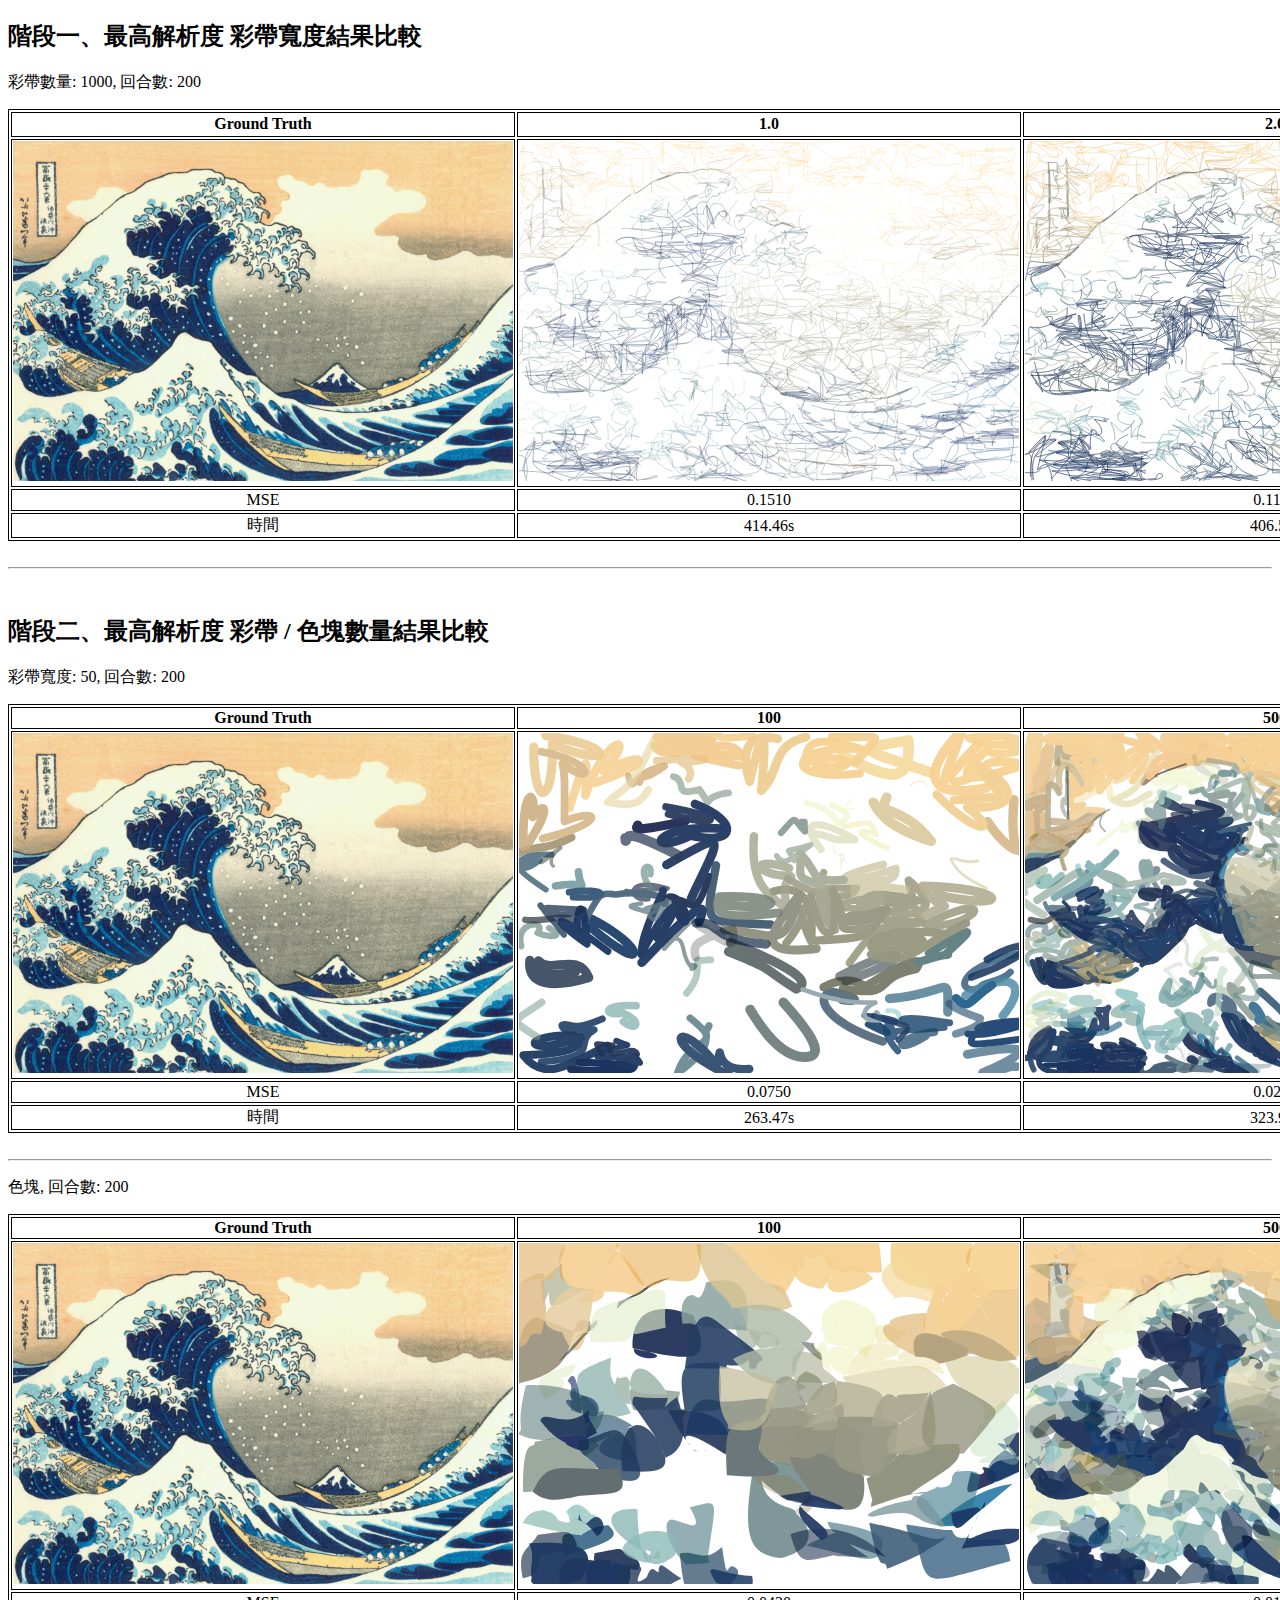
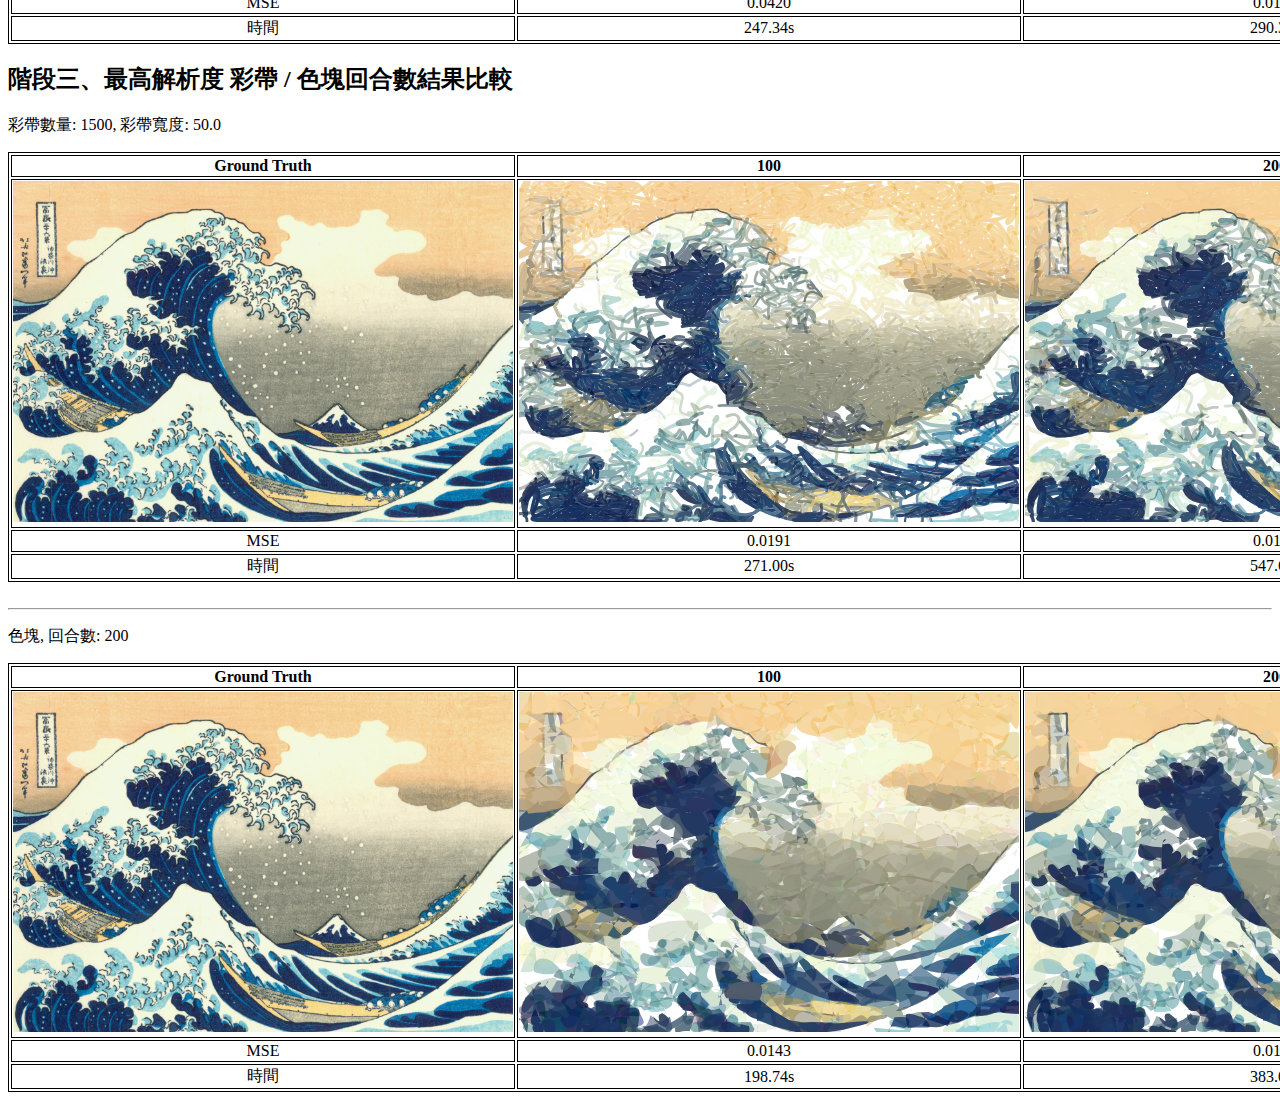
<file: result_paths.html>
<!DOCTYPE html>
<html>
    <head>
        <title>實驗二、向量路徑</title>
        <style>
            table, th, td {
              border:1px solid black;
              text-align: center;
            }
            .fuyue800{
                width: 500px;
            }
        </style>
    </head>
    <body>
        <div>
            <h2>階段一、最高解析度 彩帶寬度結果比較</h2>
            <!-- <h2>實驗一、最高解析度 彩帶 / 色塊數量結果比較</h2> -->
            <p>彩帶數量: 1000, 回合數: 200</p>
            <table>
                <tr>
                    <th>Ground Truth</th>
                    <th>1.0</th>
                    <th>2.0</th>
                    <th>5.0</th>
                    <th>10.0</th>
                    <th>20.0</th>
                    <th>50.0</th>
                    <th>100.0 (結果最粗 60)</th>
                </tr>
                <tr>
                    <td><img src="imgs/fuyue36/original/01.jpg" class="fuyue800"></td>
                    <td><a href="https://media.githubusercontent.com/media/hsiaohsc/thesis/453a86330b9917dda64e28f8efc65a06fd794b4f/imgs/painterly/origin/width_n1000/w1/animation.svg" target="_blank"><img src="imgs/painterly/origin/width_n1000/w1/iter_199.svg" class="fuyue800"></a></td>
                    <td><a href="https://media.githubusercontent.com/media/hsiaohsc/thesis/453a86330b9917dda64e28f8efc65a06fd794b4f/imgs/painterly/origin/width_n1000/w2/animation.svg" target="_blank"><img src="imgs/painterly/origin/width_n1000/w2/iter_199.svg" class="fuyue800"></a></td>
                    <td><a href="https://media.githubusercontent.com/media/hsiaohsc/thesis/453a86330b9917dda64e28f8efc65a06fd794b4f/imgs/painterly/origin/width_n1000/w5/animation.svg" target="_blank"><img src="imgs/painterly/origin/width_n1000/w5/iter_199.svg" class="fuyue800"></a></td>
                    <td><a href="https://media.githubusercontent.com/media/hsiaohsc/thesis/453a86330b9917dda64e28f8efc65a06fd794b4f/imgs/painterly/origin/width_n1000/w10/animation.svg" target="_blank"><img src="imgs/painterly/origin/width_n1000/w10/iter_199.svg" class="fuyue800"></a></td>
                    <td><a href="https://media.githubusercontent.com/media/hsiaohsc/thesis/453a86330b9917dda64e28f8efc65a06fd794b4f/imgs/painterly/origin/width_n1000/w20/animation.svg" target="_blank"><img src="imgs/painterly/origin/width_n1000/w20/iter_199.svg" class="fuyue800"></a></td>
                    <td><a href="https://media.githubusercontent.com/media/hsiaohsc/thesis/453a86330b9917dda64e28f8efc65a06fd794b4f/imgs/painterly/origin/width_n1000/w50/animation.svg" target="_blank"><img src="imgs/painterly/origin/width_n1000/w50/iter_199.svg" class="fuyue800"></a></td>
                    <td><a href="https://media.githubusercontent.com/media/hsiaohsc/thesis/453a86330b9917dda64e28f8efc65a06fd794b4f/imgs/painterly/origin/width_n1000/w100/animation.svg" target="_blank"><img src="imgs/painterly/origin/width_n1000/w100/iter_199.svg" class="fuyue800"></a></td>
                    
                </tr>
                <tr>
                    <td>MSE</td>
                    <td>0.1510</td>
                    <td>0.1178</td>
                    <td>0.0185</td>
                    <td>0.0149</td>
                    <td>0.0148</td>
                    <td>0.0149</td>
                </tr>
                <tr>
                    <td>時間</td>
                    <td>414.46s</td>
                    <td>406.56s</td>
                    <td>420.93s</td>
                    <td>423.83s</td>
                    <td>423.89s</td>
                    <td>425.80s</td>
                    <!-- <td>465.36s (V100) <br> 1178.03s (Colab Tesla T4)</td>
                    <td>708.52s (V100)</td>
                    <td>430.44s (V100)</td>
                    <td>671.51s (V100)</td> -->
                </tr>
            </table>
            <br><hr><br>

            <h2>階段二、最高解析度 彩帶 / 色塊數量結果比較</h2>
            <!-- <h2>實驗一、最高解析度 彩帶 / 色塊數量結果比較</h2> -->
            <p>彩帶寬度: 50, 回合數: 200</p>
            <table>
                <tr>
                    <th>Ground Truth</th>
                    <th>100</th>
                    <!-- <th>200</th> -->
                    <th>500</th>
                    <th>1000</th>
                    <th>1500</th>
                    <th>2000</th>
                    <th>2500</th>
                </tr>
                <tr>
                    <td><img src="imgs/fuyue36/original/01.jpg" class="fuyue800"></td>
                    <td><a href="https://media.githubusercontent.com/media/hsiaohsc/thesis/453a86330b9917dda64e28f8efc65a06fd794b4f/imgs/painterly/origin/num_paths/s100_w50/animation.svg" target="_blank"><img src="imgs/painterly/origin/num_paths/s100_w50/iter_199.svg" class="fuyue800"></a></td>
                    <!-- <td><a href="imgs/painterly/origin/num_paths/s200_w50/animation.svg" target="_blank"><img src="imgs/painterly/origin/num_paths/s200_w50/iter_199.svg" class="fuyue800"></a></td> -->
                    <td><a href="https://media.githubusercontent.com/media/hsiaohsc/thesis/453a86330b9917dda64e28f8efc65a06fd794b4f/imgs/painterly/origin/num_paths/s500_w50/animation.svg" target="_blank"><img src="imgs/painterly/origin/num_paths/s500_w50/iter_199.svg" class="fuyue800"></a></td>
                    <td><a href="https://media.githubusercontent.com/media/hsiaohsc/thesis/453a86330b9917dda64e28f8efc65a06fd794b4f/imgs/painterly/origin/width_n1000/w50/animation.svg" target="_blank"><img src="imgs/painterly/origin/width_n1000/w50/iter_199.svg" class="fuyue800"></a></td>
                    <td><a href="https://media.githubusercontent.com/media/hsiaohsc/thesis/453a86330b9917dda64e28f8efc65a06fd794b4f/imgs/painterly/origin/num_paths/s1500_w50/animation.svg" target="_blank"><img src="imgs/painterly/origin/num_paths/s1500_w50/iter_199.svg" class="fuyue800"></a></td>
                    <td><a href="https://media.githubusercontent.com/media/hsiaohsc/thesis/453a86330b9917dda64e28f8efc65a06fd794b4f/imgs/painterly/origin/num_paths/s2000_w50/animation.svg" target="_blank"><img src="imgs/painterly/origin/num_paths/s2000_w50/iter_199.svg" class="fuyue800"></a></td>
                    <td><a href="https://media.githubusercontent.com/media/hsiaohsc/thesis/453a86330b9917dda64e28f8efc65a06fd794b4f/imgs/painterly/origin/num_paths/s2500_w50/animation.svg" target="_blank"><img src="imgs/painterly/origin/num_paths/s2500_w50/iter_199.svg" class="fuyue800"></a></td>
                    
                </tr>
                <tr>
                    <td>MSE</td>
                    <td>0.0750</td>
                    <!-- <td>0.0383</td> -->
                    <td>0.0211</td>
                    <td>0.0148</td>
                    <td>0.0123</td>
                    <td>0.0109</td>
                    <td>0.0096</td>
                </tr>
                <tr>
                    <td>時間</td>
                    <td>263.47s</td>
                    <!-- <td>279.78s</td> -->
                    <td>323.90s</td>
                    <td>423.89s</td>
                    <td>529.61s</td>
                    <td>637.36s</td>
                    <td>744.13s</td>
                </tr>
            </table>
            <br><hr>
            <p>色塊, 回合數: 200</p>
            <table>
                <tr>
                    <th>Ground Truth</th>
                    <th>100</th>
                    <!-- <th>200</th> -->
                    <th>500</th>
                    <th>1000</th>
                    <th>1500</th>
                    <th>2000</th>
                    <th>2500</th>
                </tr>
                <tr>
                    <td><img src="imgs/fuyue36/original/01.jpg" class="fuyue800"></td>
                    <td><a href="https://media.githubusercontent.com/media/hsiaohsc/thesis/453a86330b9917dda64e28f8efc65a06fd794b4f/imgs/painterly/origin/num_paths/b100/animation.svg" target="_blank"><img src="imgs/painterly/origin/num_paths/b100/iter_199.svg" class="fuyue800"></a></td>
                    <!-- <td><a href="imgs/painterly/origin/num_paths/b200/animation.svg" target="_blank"><img src="imgs/painterly/origin/num_paths/b200/iter_199.svg" class="fuyue800"></a></td> -->
                    <td><a href="https://media.githubusercontent.com/media/hsiaohsc/thesis/453a86330b9917dda64e28f8efc65a06fd794b4f/imgs/painterly/origin/num_paths/b500/animation.svg" target="_blank"><img src="imgs/painterly/origin/num_paths/b500/iter_199.svg" class="fuyue800"></a></td>
                    <td><a href="https://media.githubusercontent.com/media/hsiaohsc/thesis/453a86330b9917dda64e28f8efc65a06fd794b4f/imgs/painterly/origin/num_paths/b1000/animation.svg" target="_blank"><img src="imgs/painterly/origin/num_paths/b1000/iter_199.svg" class="fuyue800"></a></td>
                    <td><a href="https://media.githubusercontent.com/media/hsiaohsc/thesis/453a86330b9917dda64e28f8efc65a06fd794b4f/imgs/painterly/origin/num_paths/b1500/animation.svg" target="_blank"><img src="imgs/painterly/origin/num_paths/b1500/iter_199.svg" class="fuyue800"></a></td>
                    <td><a href="https://media.githubusercontent.com/media/hsiaohsc/thesis/453a86330b9917dda64e28f8efc65a06fd794b4f/imgs/painterly/origin/num_paths/b2000/animation.svg" target="_blank"><img src="imgs/painterly/origin/num_paths/b2000/iter_199.svg" class="fuyue800"></a></td>
                    <td><a href="https://media.githubusercontent.com/media/hsiaohsc/thesis/453a86330b9917dda64e28f8efc65a06fd794b4f/imgs/painterly/origin/num_paths/b2500/animation.svg" target="_blank"><img src="imgs/painterly/origin/num_paths/b2500/iter_199.svg" class="fuyue800"></a></td>
                    
                </tr>
                <tr>
                    <td>MSE</td>
                    <td>0.0420</td>
                    <!-- <td>待補</td> -->
                    <td>0.0157</td>
                    <td>0.0109</td>
                    <td>0.0088</td>
                    <td>0.0079</td>
                    <td>0.0071</td>
                </tr>
                <tr>
                    <td>時間</td>
                    <td>247.34s</td>
                    <!-- <td>待補s</td> -->
                    <td>290.35s</td>
                    <td>376.74s</td>
                    <td>473.31s</td>
                    <td>573.41s</td>
                    <td>676.71s</td>
                </tr>
            </table>

            <h2>階段三、最高解析度 彩帶 / 色塊回合數結果比較</h2>
            <!-- <h2>實驗一、最高解析度 彩帶 / 色塊數量結果比較</h2> -->
            <p>彩帶數量: 1500, 彩帶寬度: 50.0</p>
            <table>
                <tr>
                    <th>Ground Truth</th>
                    <th>100</th>
                    <th>200</th>
                    <th>500</th>
                    <th>1000</th>
                    <th>1500</th>
                    <th>2000</th>
                </tr>
                <tr>
                    <td><img src="imgs/fuyue36/original/01.jpg" class="fuyue800"></td>
                    <td><a href="https://media.githubusercontent.com/media/hsiaohsc/thesis/453a86330b9917dda64e28f8efc65a06fd794b4f/imgs/painterly/origin/iters/s1500_w50/animation.svg" target="_blank"><img src="imgs/painterly/origin/iters/s1500_w50/iter_99.svg" class="fuyue800"></a></td>
                    <td><a href="https://media.githubusercontent.com/media/hsiaohsc/thesis/453a86330b9917dda64e28f8efc65a06fd794b4f/imgs/painterly/origin/iters/s1500_w50/animation.svg" target="_blank"><img src="imgs/painterly/origin/iters/s1500_w50/iter_199.svg" class="fuyue800"></a></td>
                    <td><a href="https://media.githubusercontent.com/media/hsiaohsc/thesis/453a86330b9917dda64e28f8efc65a06fd794b4f/imgs/painterly/origin/iters/s1500_w50/animation.svg" target="_blank"><img src="imgs/painterly/origin/iters/s1500_w50/iter_499.svg" class="fuyue800"></a></td>
                    <td><a href="https://media.githubusercontent.com/media/hsiaohsc/thesis/453a86330b9917dda64e28f8efc65a06fd794b4f/imgs/painterly/origin/iters/s1500_w50/animation.svg" target="_blank"><img src="imgs/painterly/origin/iters/s1500_w50/iter_999.svg" class="fuyue800"></a></td>
                    <td><a href="https://media.githubusercontent.com/media/hsiaohsc/thesis/453a86330b9917dda64e28f8efc65a06fd794b4f/imgs/painterly/origin/iters/s1500_w50/animation.svg" target="_blank"><img src="imgs/painterly/origin/iters/s1500_w50/iter_1499.svg" class="fuyue800"></a></td>
                    <td><a href="https://media.githubusercontent.com/media/hsiaohsc/thesis/453a86330b9917dda64e28f8efc65a06fd794b4f/imgs/painterly/origin/iters/s1500_w50/animation.svg" target="_blank"><img src="imgs/painterly/origin/iters/s1500_w50/iter_1999.svg" class="fuyue800"></a></td>
                    
                </tr>
                <tr>
                    <td>MSE</td>
                    <td>0.0191</td>
                    <td>0.0122</td>
                    <td>0.0093</td>
                    <td>0.0081</td>
                    <td>0.0076</td>
                    <td>0.0073</td>
                </tr>
                <tr>
                    <td>時間</td>
                    <td>271.00s</td>
                    <td>547.63s</td>
                    <td>1397.64s</td>
                    <td>2868.10s</td>
                    <td>4382.55s</td>
                    <td>5937.97s</td>
                </tr>
            </table>
            <br><hr>
            <p>色塊, 回合數: 200</p>
            <table>
                <tr>
                    <th>Ground Truth</th>
                    <th>100</th>
                    <th>200</th>
                    <th>500</th>
                    <th>1000</th>
                    <th>1500</th>
                    <th>2000</th>
                </tr>
                <tr>
                    <td><img src="imgs/fuyue36/original/01.jpg" class="fuyue800"></td>
                    <td><a href="https://media.githubusercontent.com/media/hsiaohsc/thesis/453a86330b9917dda64e28f8efc65a06fd794b4f/imgs/painterly/origin/iters/b1000/animation.svg" target="_blank"><img src="imgs/painterly/origin/iters/b1000/iter_99.svg" class="fuyue800"></a></td>
                    <td><a href="https://media.githubusercontent.com/media/hsiaohsc/thesis/453a86330b9917dda64e28f8efc65a06fd794b4f/imgs/painterly/origin/iters/b1000/animation.svg" target="_blank"><img src="imgs/painterly/origin/iters/b1000/iter_199.svg" class="fuyue800"></a></td>
                    <td><a href="https://media.githubusercontent.com/media/hsiaohsc/thesis/453a86330b9917dda64e28f8efc65a06fd794b4f/imgs/painterly/origin/iters/b1000/animation.svg" target="_blank"><img src="imgs/painterly/origin/iters/b1000/iter_499.svg" class="fuyue800"></a></td>
                    <td><a href="https://media.githubusercontent.com/media/hsiaohsc/thesis/453a86330b9917dda64e28f8efc65a06fd794b4f/imgs/painterly/origin/iters/b1000/animation.svg" target="_blank"><img src="imgs/painterly/origin/iters/b1000/iter_999.svg" class="fuyue800"></a></td>
                    <td><a href="https://media.githubusercontent.com/media/hsiaohsc/thesis/453a86330b9917dda64e28f8efc65a06fd794b4f/imgs/painterly/origin/iters/b1000/animation.svg" target="_blank"><img src="imgs/painterly/origin/iters/b1000/iter_1499.svg" class="fuyue800"></a></td>
                    <td><a href="https://media.githubusercontent.com/media/hsiaohsc/thesis/453a86330b9917dda64e28f8efc65a06fd794b4f/imgs/painterly/origin/iters/b1000/animation.svg" target="_blank"><img src="imgs/painterly/origin/iters/b1000/iter_1999.svg" class="fuyue800"></a></td>
                    
                </tr>
                <tr>
                    <td>MSE</td>
                    <td>0.0143</td>
                    <td>0.0108</td>
                    <td>0.0088</td>
                    <td>0.0079</td>
                    <td>0.0076</td>
                    <td>0.0074</td>
                </tr>
                <tr>
                    <td>時間</td>
                    <td>198.74s</td>
                    <td>383.00s</td>
                    <td>948.59s</td>
                    <td>1910.28s</td>
                    <td>2894.55s</td>
                    <td>3885.03s</td>
                    <!-- <td>465.36s (V100) <br> 1178.03s (Colab Tesla T4)</td>
                    <td>708.52s (V100)</td>
                    <td>430.44s (V100)</td>
                    <td>671.51s (V100)</td> -->
                </tr>
            </table>
            </div>
            
    </body>
    </html>
</file>
